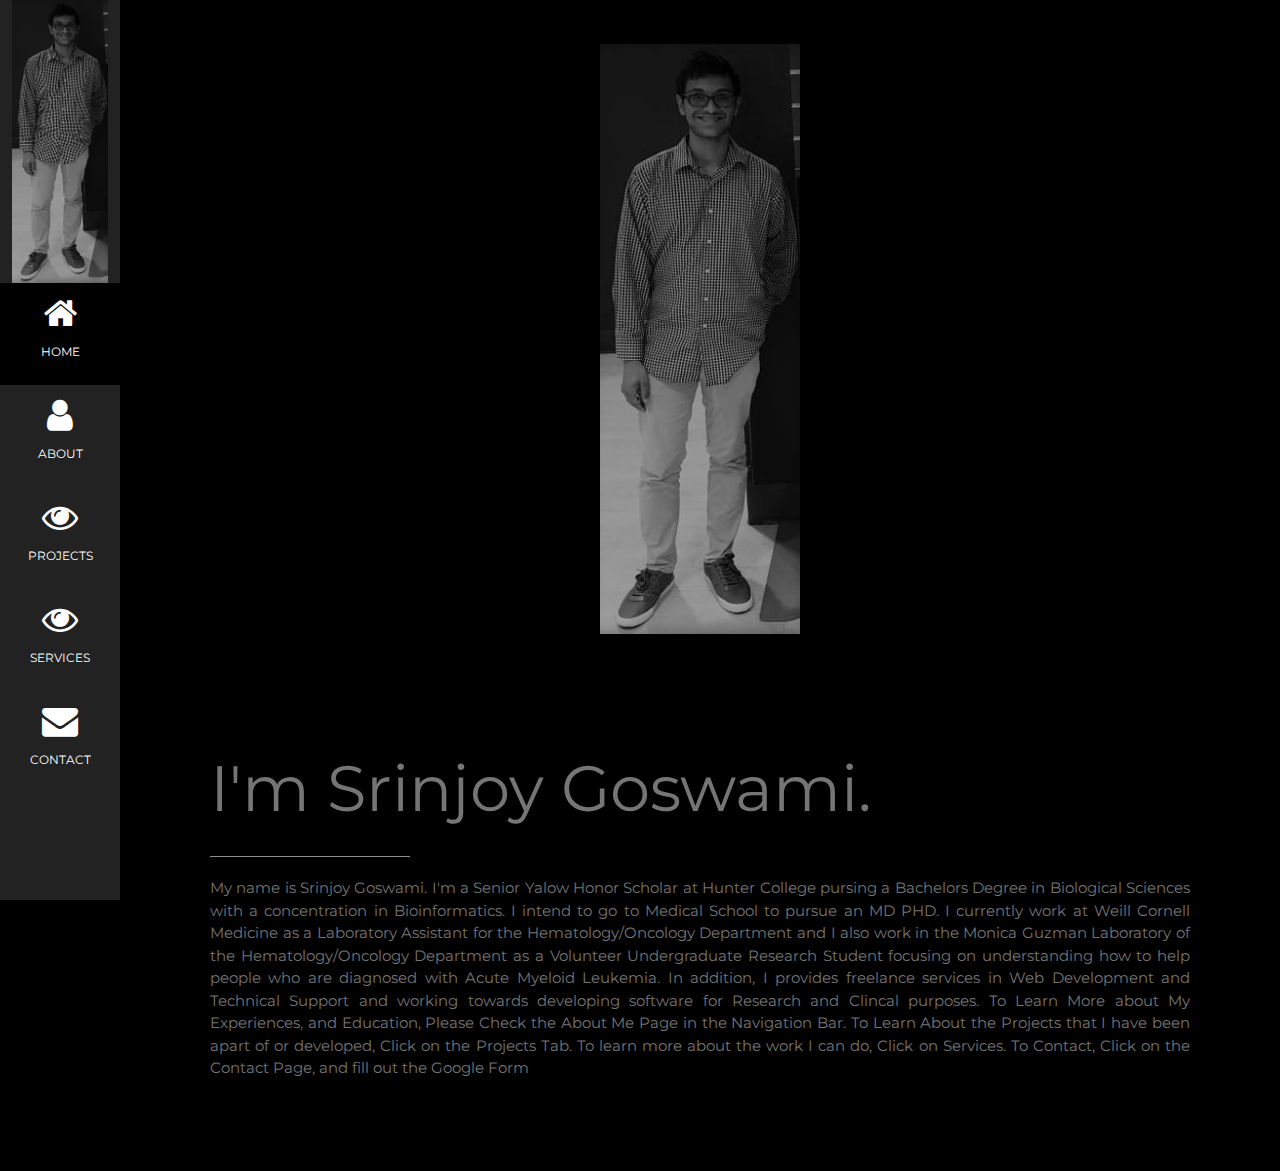
<file: index.html>
<!DOCTYPE html>
<html>
<title>Srinjoy Goswami</title>
<meta charset="UTF-8">
<meta name="viewport" content="width=device-width, initial-scale=1">
<link rel="stylesheet" href="https://www.w3schools.com/w3css/4/w3.css">
<link rel="stylesheet" href="https://fonts.googleapis.com/css?family=Montserrat">
<link rel="stylesheet" href="https://cdnjs.cloudflare.com/ajax/libs/font-awesome/4.7.0/css/font-awesome.min.css">
<style>
body, h1,h2,h3,h4,h5,h6 {font-family: "Montserrat", sans-serif}
.w3-row-padding img {margin-bottom: 12px}
/* Set the width of the sidebar to 120px */
.w3-sidebar {width: 120px;background: #222;}
/* Add a left margin to the "page content" that matches the width of the sidebar (120px) */
#main {margin-left: 120px}
/* Remove margins from "page content" on small screens */
@media only screen and (max-width: 600px) {#main {margin-left: 0}}
</style>
<body class="w3-black">

<!-- Icon Bar (Sidebar - hidden on small screens) -->
<nav class="w3-sidebar w3-bar-block w3-small w3-hide-small w3-center">
  <!-- Avatar image in top left corner -->
  <img src="./Profile.jpg" style="width:80%">
  <a href="https://srinjoychinargoswami.github.io" class="w3-bar-item w3-button w3-padding-large w3-black">
    <i class="fa fa-home w3-xxlarge"></i>
    <p>HOME</p>
  </a>
  <a href="https://srinjoychinargoswami.github.io/About.html" class="w3-bar-item w3-button w3-padding-large w3-hover-black">
    <i class="fa fa-user w3-xxlarge"></i>
    <p>ABOUT</p>
  </a>
  <a href="https://srinjoychinargoswami.github.io/Projects.html" class="w3-bar-item w3-button w3-padding-large w3-hover-black">
    <i class="fa fa-eye w3-xxlarge"></i>
    <p>PROJECTS</p>
  </a>
   <a href="#Services" class="w3-bar-item w3-button w3-padding-large w3-hover-black">
    <i class="fa fa-eye w3-xxlarge"></i>
    <p>SERVICES</p>
  </a>
  <a href="#contact" class="w3-bar-item w3-button w3-padding-large w3-hover-black">
    <i class="fa fa-envelope w3-xxlarge"></i>
    <p>CONTACT</p>
  </a>
</nav>

<!-- Navbar on small screens (Hidden on medium and large screens) -->
<div class="w3-top w3-hide-large w3-hide-medium" id="myNavbar">
  <div class="w3-bar w3-black w3-opacity w3-hover-opacity-off w3-center w3-small">
    <a href="#" class="w3-bar-item w3-button" style="width:25% !important">HOME</a>
    <a href="#about" class="w3-bar-item w3-button" style="width:25% !important">ABOUT</a>
    <a href="#CV" class="w3-bar-item w3-button" style="width:25% !important">PROJECTS</a>
     <a href="#PROJECTS" class="w3-bar-item w3-button" style="width:25% !important">RESOURCES</a>
    <a href="#contact" class="w3-bar-item w3-button" style="width:25% !important">CONTACT</a>
  </div>
</div>
  
<!-- Page Content -->
<div class="w3-padding-large" id="main">
  <!-- Header/Home -->
   <header class="w3-container w3-padding-32 w3-center w3-black" id="home">
   <img src="./Profile.jpg" alt="boy" class="w3-image" width="200" height="300">
  </header>
  <!-- About Section -->
  <div class="w3-content w3-justify w3-text-grey w3-padding-64" id="about">
   <h1 class="w3-jumbo"><span class="w3-hide-small">I'm</span> Srinjoy Goswami.</h1>
   <hr style="width:200px" class="w3-opacity">
    <p>My name is Srinjoy Goswami. I'm a Senior Yalow Honor Scholar at Hunter College pursing a Bachelors Degree in Biological Sciences with a concentration in Bioinformatics. I intend to go to Medical School to pursue an MD PHD. I currently work at Weill Cornell Medicine as a Laboratory Assistant for the Hematology/Oncology Department and I also work in the Monica Guzman Laboratory 
      of the Hematology/Oncology Department as a Volunteer Undergraduate Research Student focusing on understanding how to help people who are diagnosed with Acute Myeloid Leukemia. In addition, I provides freelance services in Web Development and Technical Support and working 
      towards developing software for Research and Clincal purposes. To Learn More about My Experiences, and Education, Please Check the About Me Page in the Navigation Bar. To Learn About the Projects that I have been apart of or developed, Click on the Projects Tab. To learn more about the work I can do, Click on Services. To Contact, Click on the Contact Page, and fill out the Google Form  </p>
    </div>
    <!-- Footer -->
<!-- END PAGE CONTENT -->
</div>

</body>
</html>
</file>
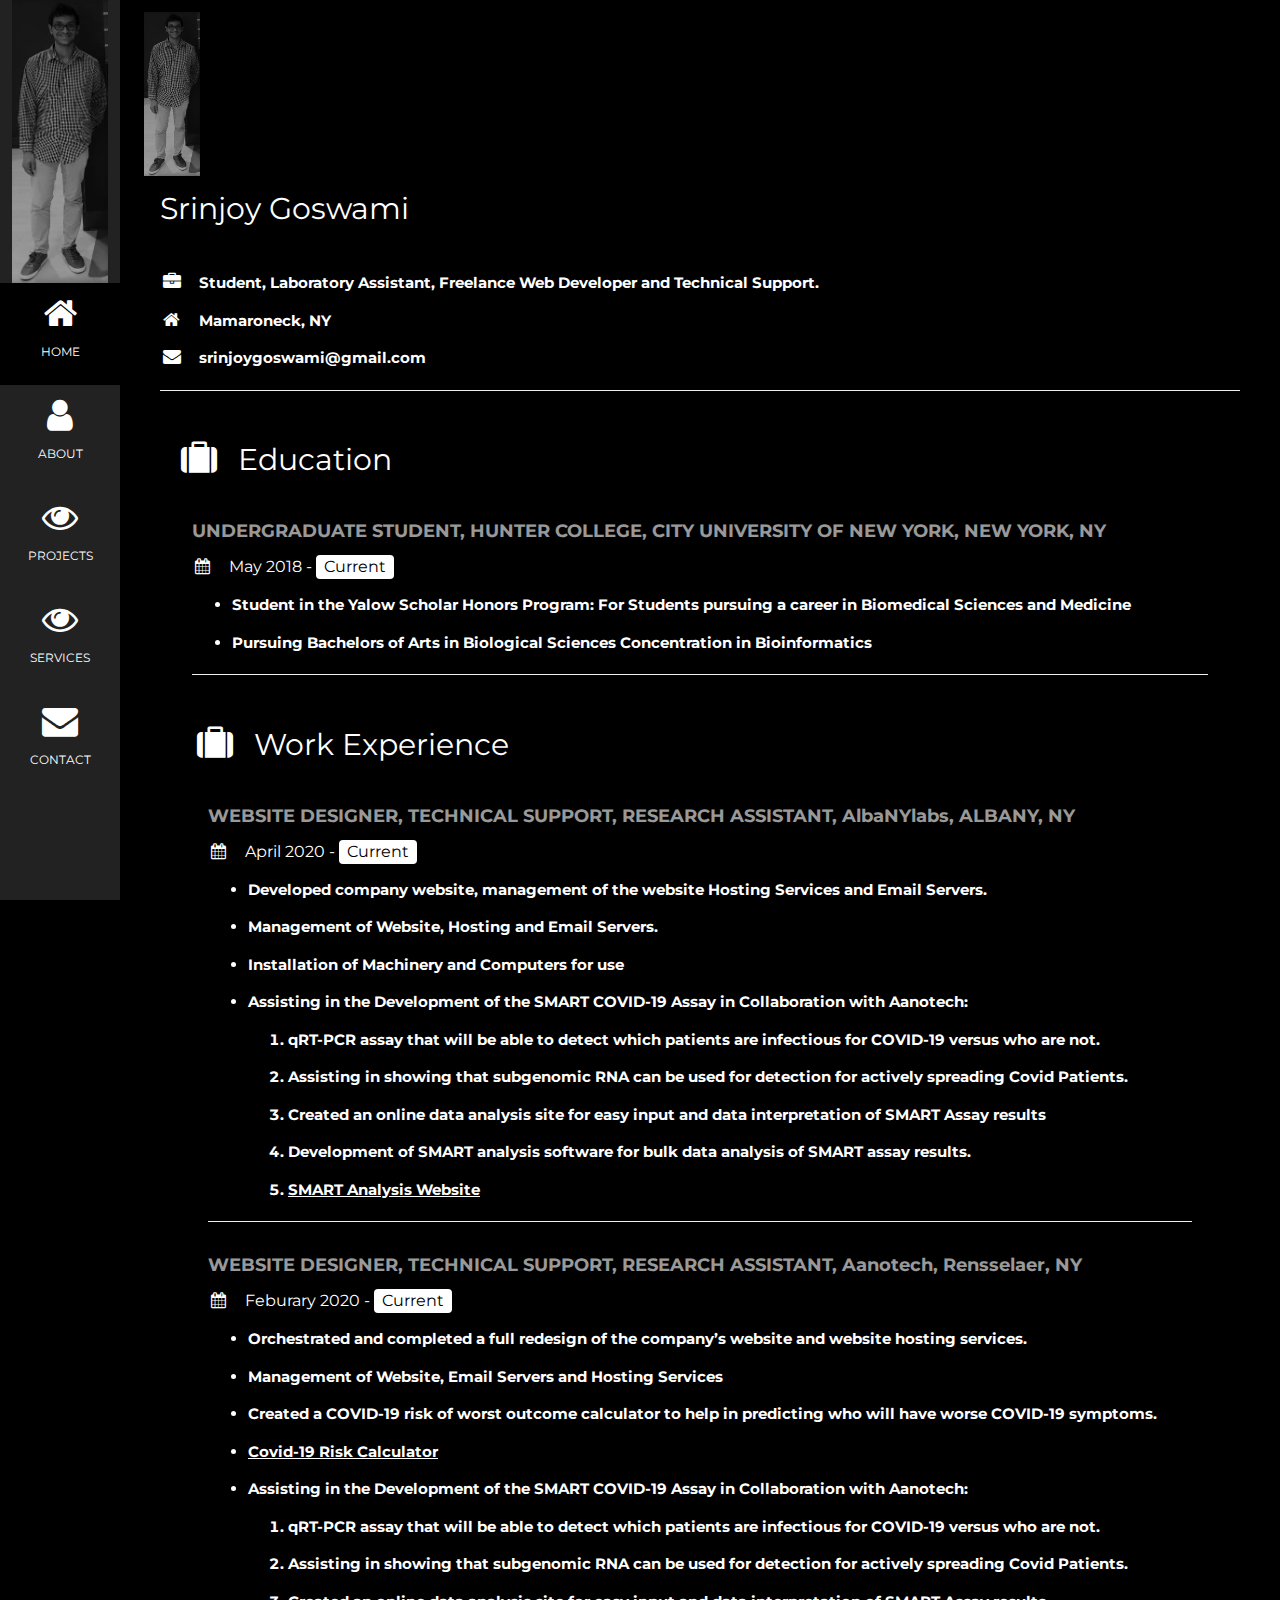
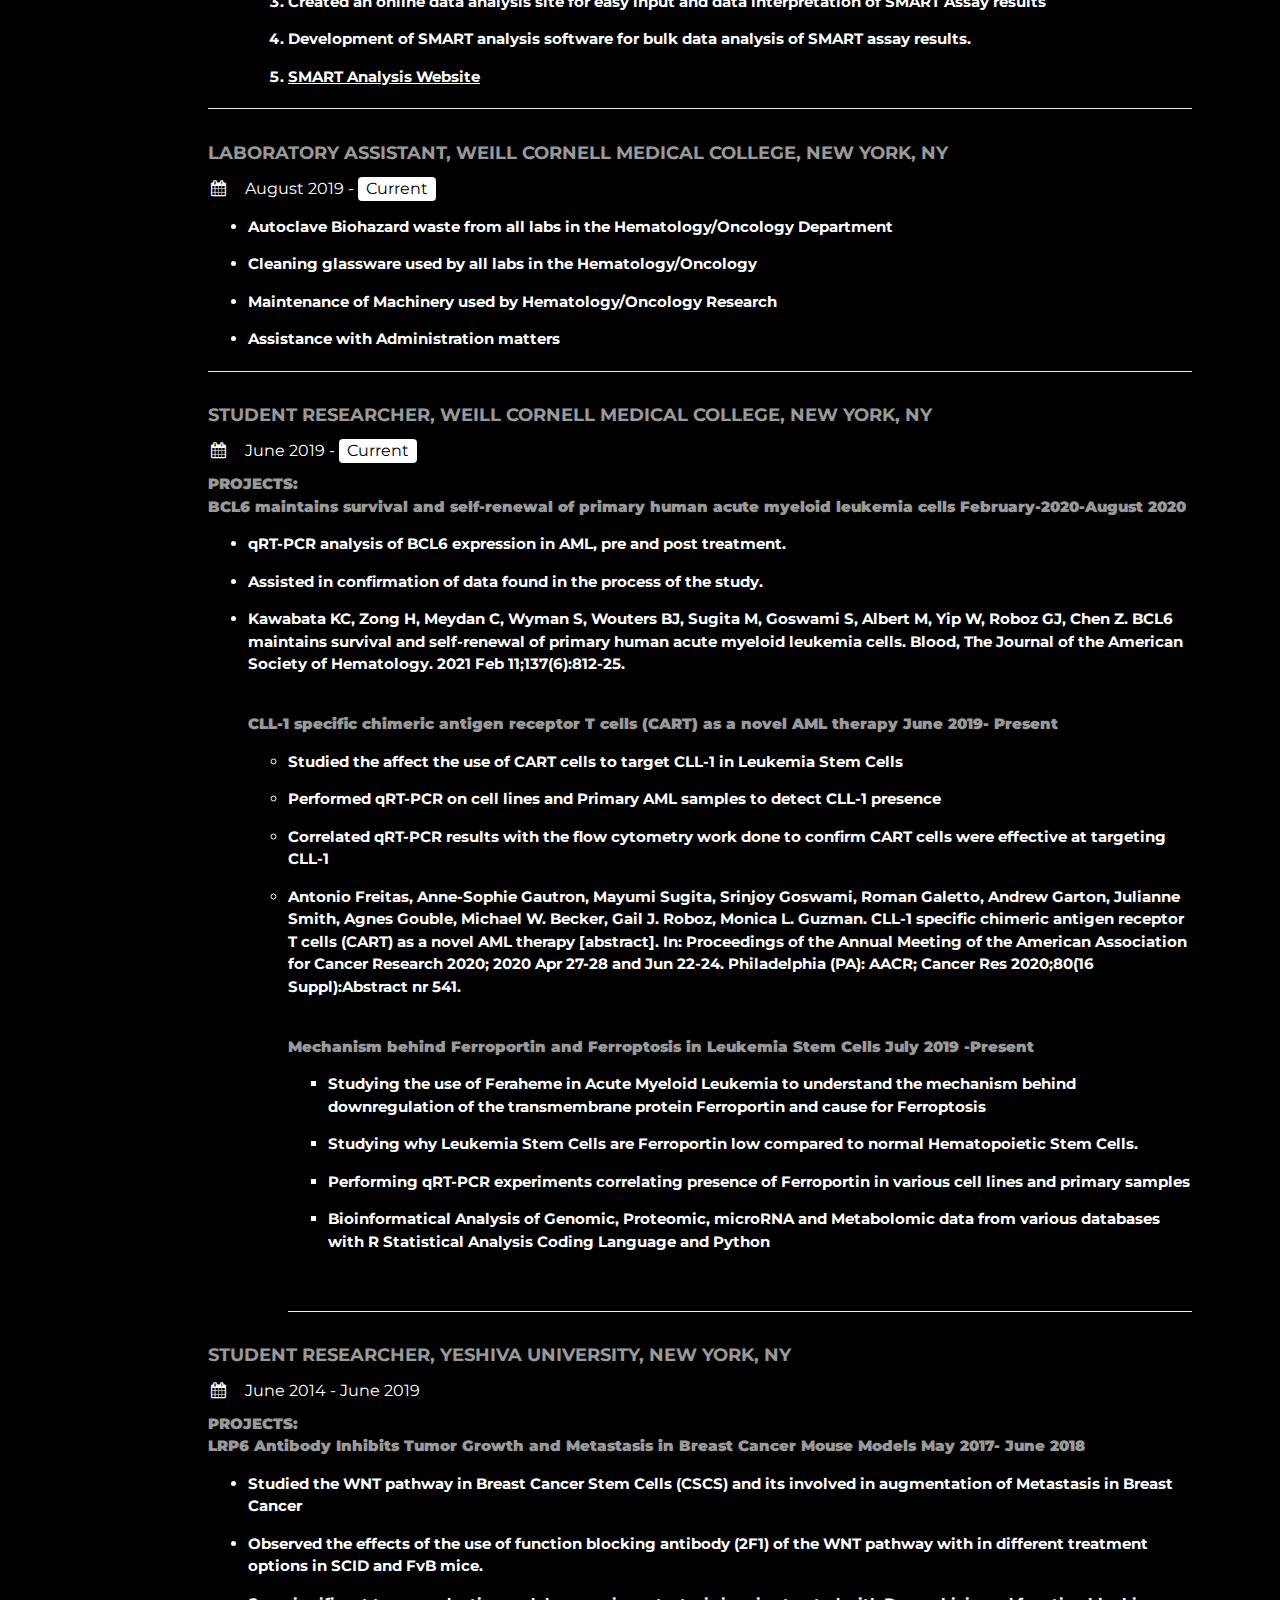
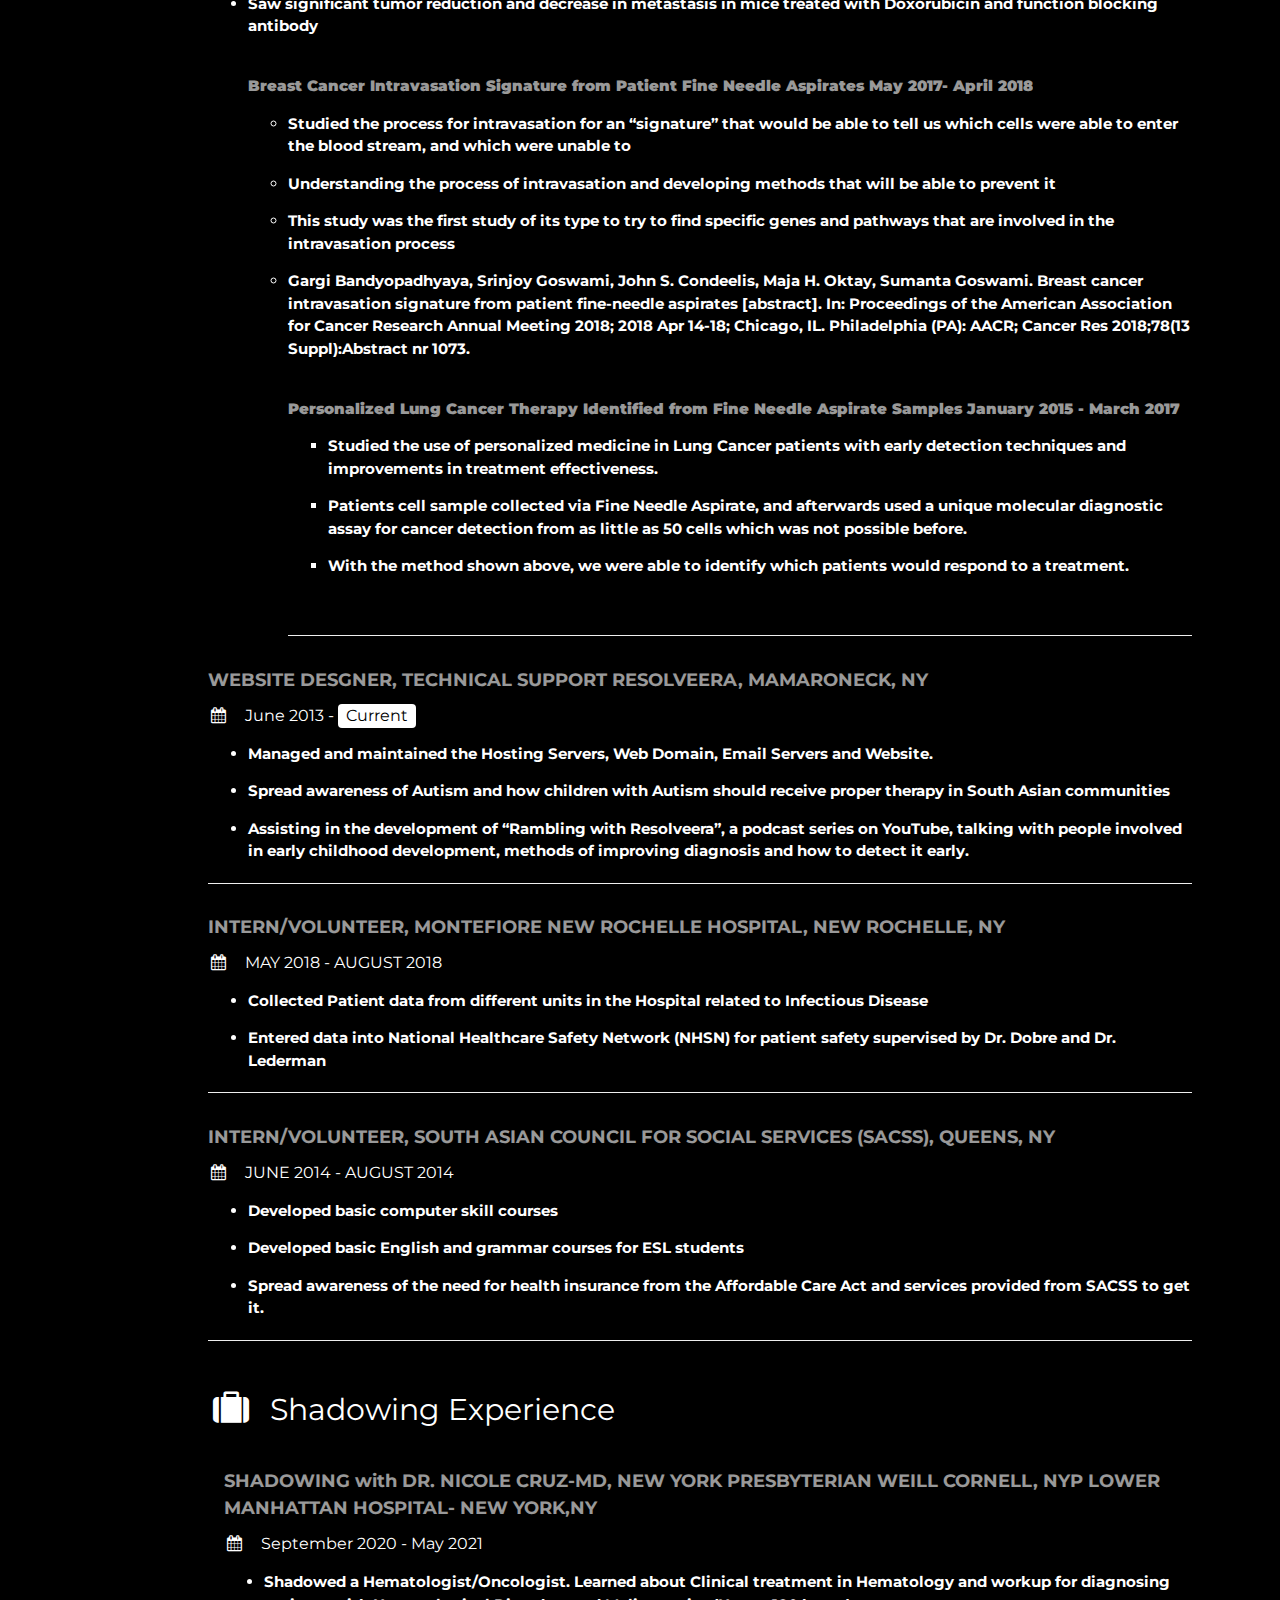
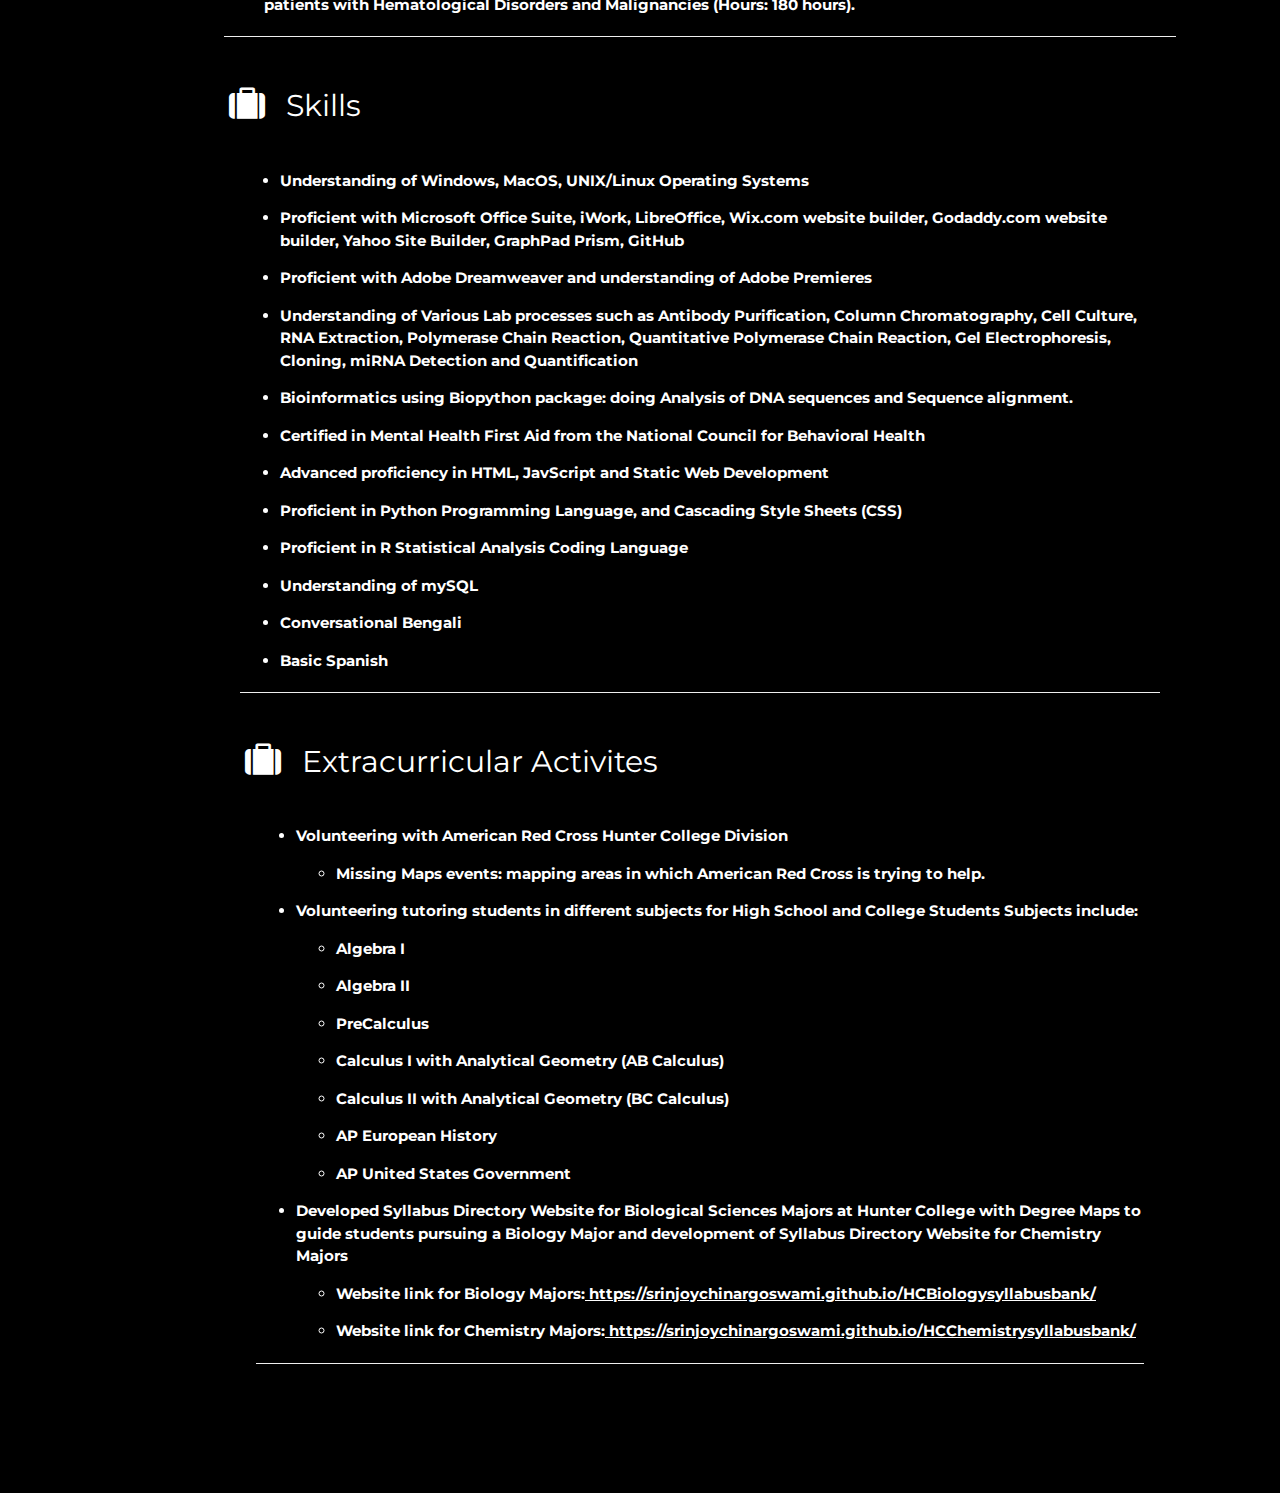
<file: About.html>
<!DOCTYPE html>
<html>
<title>Srinjoy Goswami</title>
<meta charset="UTF-8">
<meta name="viewport" content="width=device-width, initial-scale=1">
<link rel="stylesheet" href="https://www.w3schools.com/w3css/4/w3.css">
<link rel="stylesheet" href="https://fonts.googleapis.com/css?family=Montserrat">
<link rel="stylesheet" href="https://cdnjs.cloudflare.com/ajax/libs/font-awesome/4.7.0/css/font-awesome.min.css">
<style>
body, h1,h2,h3,h4,h5,h6 {font-family: "Montserrat", sans-serif}
.w3-row-padding img {margin-bottom: 12px}
/* Set the width of the sidebar to 120px */
.w3-sidebar {width: 120px;background: #222;}
/* Add a left margin to the "page content" that matches the width of the sidebar (120px) */
#main {margin-left: 120px}
/* Remove margins from "page content" on small screens */
@media only screen and (max-width: 600px) {#main {margin-left: 0}}
</style>
<body class="w3-black">

<!-- Icon Bar (Sidebar - hidden on small screens) -->
<nav class="w3-sidebar w3-bar-block w3-small w3-hide-small w3-center">
  <!-- Avatar image in top left corner -->
  <img src="./Profile.jpg" style="width:80%">
  <a href="https://srinjoychinargoswami.github.io" class="w3-bar-item w3-button w3-padding-large w3-black">
    <i class="fa fa-home w3-xxlarge"></i>
    <p>HOME</p>
  </a>
  <a href="https://srinjoychinargoswami.github.io/About.html" class="w3-bar-item w3-button w3-padding-large w3-hover-black">
    <i class="fa fa-user w3-xxlarge"></i>
    <p>ABOUT</p>
  </a>
  <a href="https://srinjoychinargoswami.github.io/Projects.html" class="w3-bar-item w3-button w3-padding-large w3-hover-black">
    <i class="fa fa-eye w3-xxlarge"></i>
    <p>PROJECTS</p>
  </a>
   <a href="#Services" class="w3-bar-item w3-button w3-padding-large w3-hover-black">
    <i class="fa fa-eye w3-xxlarge"></i>
    <p>SERVICES</p>
  </a>
  <a href="#contact" class="w3-bar-item w3-button w3-padding-large w3-hover-black">
    <i class="fa fa-envelope w3-xxlarge"></i>
    <p>CONTACT</p>
  </a>
</nav>

<!-- Navbar on small screens (Hidden on medium and large screens) -->
<div class="w3-top w3-hide-large w3-hide-medium" id="myNavbar">
  <div class="w3-bar w3-black w3-opacity w3-hover-opacity-off w3-center w3-small">
    <a href="#" class="w3-bar-item w3-button" style="width:25% !important">HOME</a>
    <a href="#about" class="w3-bar-item w3-button" style="width:25% !important">ABOUT</a>
    <a href="#CV" class="w3-bar-item w3-button" style="width:25% !important">PROJECTS</a>
     <a href="#PROJECTS" class="w3-bar-item w3-button" style="width:25% !important">SERVICES</a>
    <a href="#contact" class="w3-bar-item w3-button" style="width:25% !important">CONTACT</a>
  </div>
</div>

<!-- Page Content -->
<div class="w3-padding-large" id="main">
  <!-- Header/Home -->
  <div class="w3-black w3-text-grey w3-card-4">
        <div class="w3-display-container">
          <img src="./Profile.jpg" style="width:05%" alt="Avatar">
          <div class="w3-container w3-card w3-black w3-margin-bottom">
            <h2>Srinjoy Goswami</h2>
          </div>
        </div>
        <div class="w3-container w3-card w3-black w3-margin-bottom">
          <strong>
          <p><i class="fa fa-briefcase fa-fw w3-margin-right w3-large w3-text-white"></i>Student, Laboratory Assistant, Freelance Web Developer and Technical Support.</p>
          <p><i class="fa fa-home fa-fw w3-margin-right w3-large w3-text-white"></i>Mamaroneck, NY</p>
          <p><i class="fa fa-envelope fa-fw w3-margin-right w3-large w3-text-white"></i>srinjoygoswami@gmail.com</p>
          </strong>
          <hr>
  </header>
  <!-- About Section -->
    <div class="w3-container w3-card w3-black w3-margin-bottom">
        <h2 class="w3-text-white w3-padding-16"><i class="fa fa-suitcase fa-fw w3-margin-right w3-xxlarge w3-text-white"></i>Education</h2>
        <div class="w3-container">
          <strong>
          <h5 class="w3-opacity"><b>UNDERGRADUATE STUDENT, HUNTER COLLEGE, CITY UNIVERSITY OF NEW YORK, NEW YORK, NY</b></h5>
          <h6 class="w3-text-white"><i class="fa fa-calendar fa-fw w3-margin-right"></i>May 2018 - <span class="w3-tag w3-white w3-round">Current</span></h6>
          <ul>
            <li><p>Student in the Yalow Scholar Honors Program: For Students pursuing a career in Biomedical Sciences and Medicine</p></li>
            <li><p>Pursuing Bachelors of Arts in Biological Sciences Concentration in Bioinformatics</p></li>

           </li>
          </ul>
          </strong>
          <hr>
        </div>
    
      <div class="w3-container w3-card w3-black w3-margin-bottom">
        <h2 class="w3-text-white w3-padding-16"><i class="fa fa-suitcase fa-fw w3-margin-right w3-xxlarge w3-text-white"></i>Work Experience</h2>
        <div class="w3-container">
          <strong>
          <h5 class="w3-opacity"><b>WEBSITE DESIGNER, TECHNICAL SUPPORT, RESEARCH ASSISTANT, AlbaNYlabs, ALBANY, NY</b></h5>
          <h6 class="w3-text-white"><i class="fa fa-calendar fa-fw w3-margin-right"></i>April 2020 - <span class="w3-tag w3-white w3-round">Current</span></h6>
          <ul>
            <li><p>Developed company website, management of the website Hosting Services and Email Servers.</p></li>
            <li><p>Management of Website, Hosting and Email Servers.</p></li>
            <li><p>Installation of Machinery and Computers for use</p></li>
            <li><p>Assisting in the Development of the SMART COVID-19 Assay in Collaboration with Aanotech:</p>
              <ol>
                <li><p>qRT-PCR assay that will be able to detect which patients are infectious for COVID-19 versus who are not.</p></li>
                <li><p>Assisting in showing that subgenomic RNA can be used for detection for actively spreading Covid Patients.</p></li>
                <li><p>Created an online data analysis site for easy input and data interpretation of SMART Assay results</p></li>
                <li><p>Development of SMART analysis software for bulk data analysis of SMART assay results.</p></li>
                <li><p><a href="https://aanotech.com/sars-cov-2-smart-assay">SMART Analysis Website</a></p></li>
                </ol>
           </li>
          </ul>
          </strong>
          <hr>
        </div>

   <div class="w3-container">
     <strong>
     <h5 class="w3-opacity"><b>WEBSITE DESIGNER, TECHNICAL SUPPORT, RESEARCH ASSISTANT, Aanotech, Rensselaer, NY</b></h5>
      <h6 class="w3-text-white"><i class="fa fa-calendar fa-fw w3-margin-right"></i>Feburary 2020 - <span class="w3-tag w3-white w3-round">Current</span></h6>
          <ul>
            <li><p>Orchestrated and completed a full redesign of the company’s website and website hosting services.</p></li>
            <li><p>Management of Website, Email Servers and Hosting Services</p></li>
            <li><p>Created a COVID-19 risk of worst outcome calculator to help in predicting who will have worse COVID-19 symptoms.</p></li>
            <li><p><a href="https://aanotech.com/covid-19-risk-calculator">Covid-19 Risk Calculator</a></p></li>
        
            <li><p>Assisting in the Development of the SMART COVID-19 Assay in Collaboration with Aanotech:</p>
              <ol>
                <li><p>qRT-PCR assay that will be able to detect which patients are infectious for COVID-19 versus who are not.</p></li>
                <li><p>Assisting in showing that subgenomic RNA can be used for detection for actively spreading Covid Patients.</p<</li>
                <li><p>Created an online data analysis site for easy input and data interpretation of SMART Assay results</p></li>
                <li><p>Development of SMART analysis software for bulk data analysis of SMART assay results.<p></li>
                <li><p><a href="https://aanotech.com/sars-cov-2-smart-assay">SMART Analysis Website</a></p></li>
                </ol>
           </li>
          </ul>
     </strong>
          <hr>
        </div>
 
         <div class="w3-container">
           <strong>
          <h5 class="w3-opacity"><b>LABORATORY ASSISTANT, WEILL CORNELL MEDICAL COLLEGE, NEW YORK, NY</b></h5>
          <h6 class="w3-text-white"><i class="fa fa-calendar fa-fw w3-margin-right"></i>August 2019 - <span class="w3-tag w3-white w3-round">Current</span></h6>
          <ul>
            <li><p>Autoclave Biohazard waste from all labs in the Hematology/Oncology Department</p></li>
            <li><p>Cleaning glassware used by all labs in the Hematology/Oncology</p></li>
            <li><p>Maintenance of Machinery used by Hematology/Oncology Research</p></li>
            <li><p>Assistance with Administration matters</p></li>
            
             </ul>
          <hr>
           </strong>
        </div>
   
        <div class="w3-container">
          <strong>
          <h5 class="w3-opacity"><b>STUDENT RESEARCHER, WEILL CORNELL MEDICAL COLLEGE, NEW YORK, NY</b></h5>
          <h6 class="w3-text-white"><i class="fa fa-calendar fa-fw w3-margin-right"></i>June 2019 - <span class="w3-tag w3-white w3-round">Current</span></h6>
          
            <h7 class="w3-opacity"><b>PROJECTS:</b></h7>
          
          <br>
          <h8 class="w3-opacity"><b>BCL6 maintains survival and self-renewal of primary human acute myeloid leukemia cells February-2020-August 2020</b></h8>
          <ul>
            <li><p>qRT-PCR analysis of BCL6 expression in AML, pre and post treatment.</p></li>
            <li><p>Assisted in confirmation of data found in the process of the study. </p></li>
            <li><p>Kawabata KC, Zong H, Meydan C, Wyman S, Wouters BJ, Sugita M, Goswami S, Albert M, Yip W, Roboz GJ, Chen Z. BCL6 maintains survival and self-renewal of primary human acute myeloid leukemia cells. Blood, The Journal of the American Society of Hematology. 2021 Feb 11;137(6):812-25.</p></li>
          <br>
          <h8 class="w3-opacity"><b>CLL-1 specific chimeric antigen receptor T cells (CART) as a novel AML therapy June 2019- Present</b></h8>
          <ul>
            <li><p>Studied the affect the use of CART cells to target CLL-1 in Leukemia Stem Cells</p></li>
            <li><p>Performed qRT-PCR on cell lines and Primary AML samples to detect CLL-1 presence</p></li>
            <li><p>Correlated qRT-PCR results with the flow cytometry work done to confirm CART cells were effective at targeting CLL-1</p></li>
            <li><p>Antonio Freitas, Anne-Sophie Gautron, Mayumi Sugita, Srinjoy Goswami, Roman Galetto, Andrew Garton, Julianne Smith, Agnes Gouble, Michael W. Becker, Gail J. Roboz, Monica L. Guzman. CLL-1 specific chimeric antigen receptor T cells (CART) as a novel AML therapy [abstract]. In: Proceedings of the Annual Meeting of the American Association for Cancer Research 2020; 2020 Apr 27-28 and Jun 22-24. Philadelphia (PA): AACR; Cancer Res 2020;80(16 Suppl):Abstract nr 541.</p></li>
           <br>
   
           <h8 class="w3-opacity"><b>Mechanism behind Ferroportin and Ferroptosis in Leukemia Stem Cells July 2019 -Present</b></h8>
          <ul>
            <li><p>Studying the use of Feraheme in Acute Myeloid Leukemia to understand the mechanism behind downregulation of the transmembrane protein Ferroportin and cause for Ferroptosis</p></li>
            <li><p>Studying why Leukemia Stem Cells are Ferroportin low compared to normal Hematopoietic Stem Cells. </p></li>
            <li><p>Performing qRT-PCR experiments correlating presence of Ferroportin in various cell lines and primary samples </p></li>
            <li><p>Bioinformatical Analysis of Genomic, Proteomic, microRNA and Metabolomic data from various databases with R Statistical Analysis Coding Language and Python</p></li>
           <br>
          
          
          </ul>
          <hr>
            </strong>
        </div>
          
    <div class="w3-container">
          <strong>
          <h5 class="w3-opacity"><b>STUDENT RESEARCHER, YESHIVA UNIVERSITY, NEW YORK, NY</b></h5>
          <h6 class="w3-text-white"><i class="fa fa-calendar fa-fw w3-margin-right"></i>June 2014 - June 2019</h6>
          
            <h7 class="w3-opacity"><b>PROJECTS:</b></h7>
          
          <br>
          <h8 class="w3-opacity"><b>LRP6 Antibody Inhibits Tumor Growth and Metastasis in Breast Cancer Mouse Models May 2017- June 2018</b></h8>
          <ul>
            <li><p>Studied the WNT pathway in Breast Cancer Stem Cells (CSCS) and its involved in augmentation of Metastasis in Breast Cancer</p></li>
            <li><p>Observed the effects of the use of function blocking antibody (2F1) of the WNT pathway with in different treatment options in SCID and FvB mice. </p></li>
            <li><p>Saw significant tumor reduction and decrease in metastasis in mice treated with Doxorubicin and function blocking antibody</p></li>
          <br>
          <h8 class="w3-opacity"><b>Breast Cancer Intravasation Signature from Patient Fine Needle Aspirates May 2017- April 2018</b></h8>
          <ul>
            <li><p>Studied the process for intravasation for an “signature” that would be able to tell us which cells were able to enter the blood stream, and which were unable to</p></li>
            <li><p>Understanding the process of intravasation and developing methods that will be able to prevent it</p></li>
            <li><p>This study was the first study of its type to try to find specific genes and pathways that are involved in the intravasation process</p></li>
            <li><p>Gargi Bandyopadhyaya, Srinjoy Goswami, John S. Condeelis, Maja H. Oktay, Sumanta Goswami. Breast cancer intravasation signature from patient fine-needle aspirates [abstract]. In: Proceedings of the American Association for Cancer Research Annual Meeting 2018; 2018 Apr 14-18; Chicago, IL. Philadelphia (PA): AACR; Cancer Res 2018;78(13 Suppl):Abstract nr 1073.</p></li>
           <br>
   
           <h8 class="w3-opacity"><b>Personalized Lung Cancer Therapy Identified from Fine Needle Aspirate Samples January 2015 - March 2017</b></h8>
          <ul>
            <li><p>Studied the use of personalized medicine in Lung Cancer patients with early detection techniques and improvements in treatment effectiveness.</p></li>
            <li><p>Patients cell sample collected via Fine Needle Aspirate, and afterwards used a unique molecular diagnostic assay for cancer detection from as little as 50 cells which was not possible before.</p></li>
            <li><p>With the method shown above, we were able to identify which patients would respond to a treatment.</p></li>
           <br>
          
          
          </ul>
          <hr>
            </strong>
        </div>       
      <div class="w3-container">
           <strong>
          <h5 class="w3-opacity"><b>WEBSITE DESGNER, TECHNICAL SUPPORT RESOLVEERA, MAMARONECK, NY</b></h5>
          <h6 class="w3-text-white"><i class="fa fa-calendar fa-fw w3-margin-right"></i>June 2013 - <span class="w3-tag w3-white w3-round">Current</span></h6>
          <ul>
            <li><p>Managed and maintained the Hosting Servers, Web Domain, Email Servers and Website. </p></li>
            <li><p>Spread awareness of Autism and how children with Autism should receive proper therapy in South Asian communities</p></li>
            <li><p>Assisting in the development of “Rambling with Resolveera”, a podcast series on YouTube, talking with people involved in early childhood development, methods of improving diagnosis and how to detect it early.</p></li>
    
             </ul>
          <hr>
           </strong>
        </div>
  
  <div class="w3-container">
           <strong>
          <h5 class="w3-opacity"><b>INTERN/VOLUNTEER, MONTEFIORE NEW ROCHELLE HOSPITAL, NEW ROCHELLE, NY</b></h5>
             <h6 class="w3-text-white"><i class="fa fa-calendar fa-fw w3-margin-right"></i>MAY 2018 - AUGUST 2018</h6>

          <ul>
            <li><p>Collected Patient data from different units in the Hospital related to Infectious Disease</p></li>
            <li><p>Entered data into National Healthcare Safety Network (NHSN) for patient safety supervised by Dr. Dobre and Dr. Lederman</p></li>
    
             </ul>
          <hr>
           </strong>
        </div>
            
       <div class="w3-container">
           <strong>
          <h5 class="w3-opacity"><b>INTERN/VOLUNTEER, SOUTH ASIAN COUNCIL FOR SOCIAL SERVICES (SACSS), QUEENS, NY</b></h5>
             <h6 class="w3-text-white"><i class="fa fa-calendar fa-fw w3-margin-right"></i>JUNE 2014 - AUGUST 2014</h6>

          <ul>
            <li><p>Developed basic computer skill courses </p></li>
            <li><p>Developed basic English and grammar courses for ESL students</p></li>
            <li><p>Spread awareness of the need for health insurance from the Affordable Care Act and services provided from SACSS to get it. </p></li>

    
             </ul>
          <hr>
           </strong>
        </div>  
            
            
            
 <div class="w3-container w3-card w3-black w3-margin-bottom">
        <h2 class="w3-text-white w3-padding-16"><i class="fa fa-suitcase fa-fw w3-margin-right w3-xxlarge w3-text-white"></i>Shadowing Experience</h2>
        <div class="w3-container">
          <strong>
          <h5 class="w3-opacity"><b>SHADOWING with DR. NICOLE CRUZ-MD, NEW YORK PRESBYTERIAN WEILL CORNELL, NYP LOWER MANHATTAN HOSPITAL- NEW YORK,NY</b></h5>
          <h6 class="w3-text-white"><i class="fa fa-calendar fa-fw w3-margin-right"></i>September 2020 - May 2021</h6>
          <ul>
            <li><p>Shadowed a Hematologist/Oncologist. Learned about Clinical treatment in Hematology and workup for diagnosing patients with Hematological Disorders and Malignancies (Hours: 180 hours).</p></li>

           </li>
          </ul>
          </strong>
          <hr>
        </div>  
            
 <div class="w3-container w3-card w3-black w3-margin-bottom">
        <h2 class="w3-text-white w3-padding-16"><i class="fa fa-suitcase fa-fw w3-margin-right w3-xxlarge w3-text-white"></i>Skills</h2>
        <div class="w3-container">
          <strong>
          <ul>
            <li><p>Understanding of Windows, MacOS, UNIX/Linux Operating Systems</p></li>
            <li><p>Proficient with Microsoft Office Suite, iWork, LibreOffice, Wix.com website builder, Godaddy.com website builder, Yahoo Site Builder, GraphPad Prism, GitHub</p></li>
            <li><p>Proficient with Adobe Dreamweaver and understanding of Adobe Premieres</p></li>
            <li><p>Understanding of Various Lab processes such as Antibody Purification, Column Chromatography, Cell Culture, RNA Extraction, Polymerase Chain Reaction, Quantitative Polymerase Chain Reaction, Gel Electrophoresis, Cloning, miRNA Detection and Quantification</p></li>
            <li><p>Bioinformatics using Biopython package: doing Analysis of DNA sequences and Sequence alignment. </p></li>
            <li><p>Certified in Mental Health First Aid from the National Council for Behavioral Health</p></li>
            <li><p>Advanced proficiency in HTML, JavScript and Static Web Development</p></li>
            <li><p>Proficient in Python Programming Language, and Cascading Style Sheets (CSS)</p></li>
            <li><p>Proficient in R Statistical Analysis Coding Language</p></li>
            <li><p>Understanding of mySQL</p></li>
            <li><p>Conversational Bengali</p></lli>
            <li><p>Basic Spanish</p></li>

           </li>
          </ul>
          </strong>
          <hr>
        </div> 
   
       <div class="w3-container w3-card w3-black w3-margin-bottom">
        <h2 class="w3-text-white w3-padding-16"><i class="fa fa-suitcase fa-fw w3-margin-right w3-xxlarge w3-text-white"></i>Extracurricular Activites</h2>
        <div class="w3-container">
          <strong>
          <ul>
            <li><p>Volunteering with American Red Cross Hunter College Division</p>
            <ul>
              <li><p>Missing Maps events: mapping areas in which American Red Cross is trying to help. </p></li>
              </ul>
              
                <li><p>Volunteering tutoring students in different subjects for High School and College Students Subjects include: </p>
            <ul>
              <li><p>Algebra I</p></li>
              <li><p>Algebra II</p></li>
              <li><p>PreCalculus</p></li>
              <li><p>Calculus I with Analytical Geometry (AB Calculus)</p></li>
               <li><p>Calculus II with Analytical Geometry (BC Calculus)</p></li>
               <li><p>AP European History</p></li>
              <li><p>AP United States Government</p></li>

              </ul>
            
            </li>
            
            </li>
            <li><p>Developed Syllabus Directory Website for Biological Sciences Majors at Hunter College with Degree Maps to guide students pursuing a Biology Major and development of Syllabus Directory Website for Chemistry Majors</p>
            <ul>
              <li><p>Website link for Biology Majors:<a href="https://srinjoychinargoswami.github.io/HCBiologysyllabusbank/"> https://srinjoychinargoswami.github.io/HCBiologysyllabusbank/</a></p></li>
              <li><p>Website link for Chemistry Majors:<a href="https://srinjoychinargoswami.github.io/HCChemistrysyllabusbank/"> https://srinjoychinargoswami.github.io/HCChemistrysyllabusbank/</a></p></li>
              </ul>
            </li>
      
            
          

           </li>
          </ul>
          </strong>
          <hr>
        </div> 
     
  
    <!-- Footer -->
  

<!-- END PAGE CONTENT -->
</div>

</body>
</html>
</file>
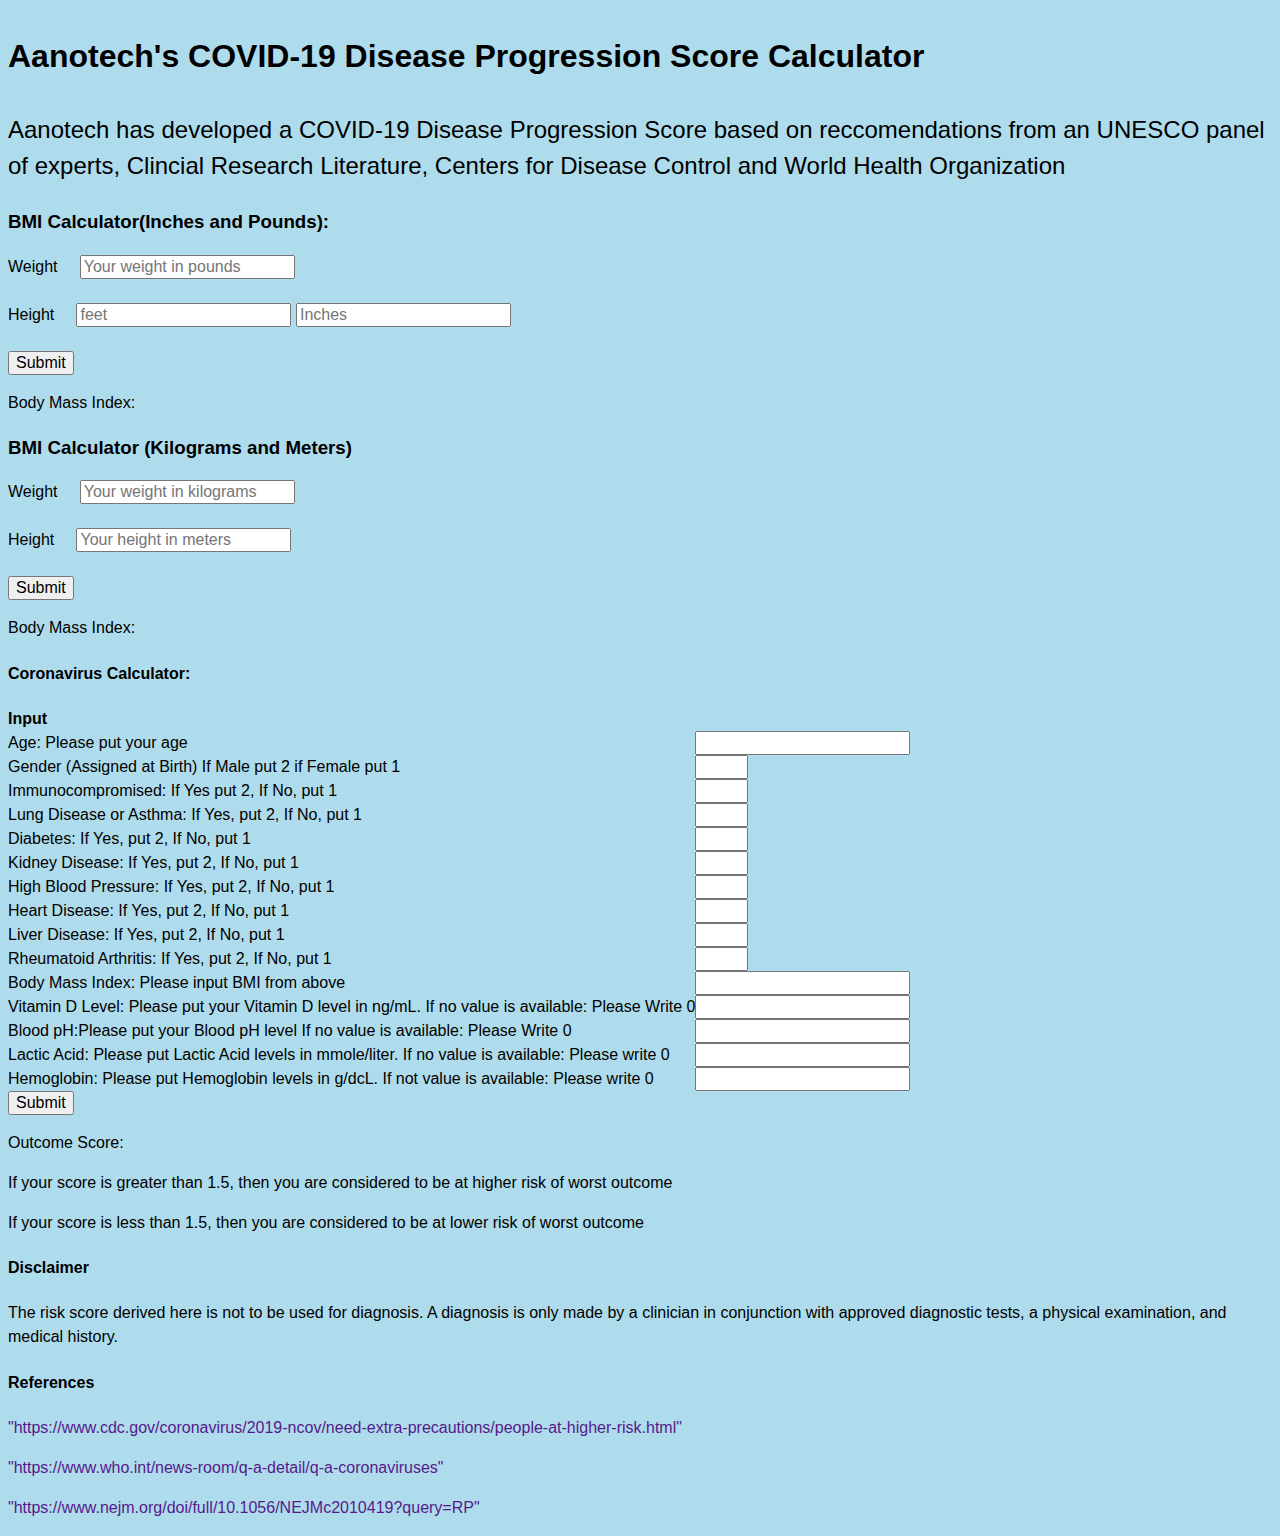
<file: COVID19.html>
<!DOCTYPE html>
<head>
<meta charset="utf-8">
<title> COVID-19 RIsk of Worst Outcome Calculator</title>
<link rel="stylesheet" href="style_covid_19.css">	
</head>
<body>
<header>
  <h1>Aanotech's COVID-19 Disease Progression Score Calculator </h1>
</header>
<p style="font-size: 1.5em;">Aanotech has developed a COVID-19 Disease Progression Score based on reccomendations from an UNESCO panel of experts, Clincial Research Literature, Centers for Disease Control and World Health Organization </p>
<form>
  <h3>BMI Calculator(Inches and Pounds):</h3>
  Weight &nbsp; &nbsp;
  <input id="weight" type="text" placeholder="Your weight in pounds" />
  <br />
  <br />
  Height &nbsp; &nbsp;
  <input id="feet" type="text" placeholder="feet" />
  <input id="inches" type="text" placeholder="Inches" />
  <br />
  <br />
  <input class="submit" type="button" value="Submit" onclick="bmi()" />
  <p id="result_2">Body Mass Index: </p>
</form>
<form>
  <h3>BMI Calculator (Kilograms and Meters)</h3>
  Weight &nbsp; &nbsp;
  <input id="weight_2" type="text" placeholder="Your weight in kilograms" />
  <br />
  <br />
  Height &nbsp; &nbsp;
  <input id="meters" type="text" placeholder="Your height in meters" />
  <br />
  <br />
  <input class = "submit" type="button"  value="Submit" onclick="bmi_2()" />
  <p id="result">Body Mass Index: </p>
</form>
<form id="Coronavirus_form">
  <h4>Coronavirus Calculator:</h4>
  <table>
    <tbody>
      <tr>
        <td><strong>Input</strong></td>
      </tr>
      <tr>
        <td>Age: Please put your age</td>
        <td><input id="age" min="0" name="age" required="" type="number" /></td>
      </tr>
      <tr>
        <td>Gender (Assigned at Birth) If Male put 2 if Female put 1</td>
        <td><input id="gender" name="gender" type="number" min="1" max="2" /></td>
      </tr>
      <tr>
        <td>Immunocompromised: If Yes put 2, If No, put 1</td>
        <td><input id="Immunocompromised" name="Immunocompromised" type="number"  min="1" max="2" /></td>
      </tr>
      <tr>
        <td>Lung Disease or Asthma: If Yes, put 2, If No, put 1</td>
        <td><input id="Lung_Disease" name="Lung_Disease" type="number" min="1" max="2"  /></td>
      </tr>
      <tr>
        <td>Diabetes: If Yes, put 2, If No, put 1</td>
        <td><input id="Diabetes" name="Diabetes" type="number" min="1" max="2" /></td>
      </tr>
      <tr>
        <td>Kidney Disease: If Yes, put 2, If No, put 1</td>
        <td><input id="Kidney_Disease" name="Kidney_Disease" type="number" min="1" max="2" /></td>
      </tr>
      <tr>
        <td>High Blood Pressure: If Yes, put 2, If No, put 1</td>
        <td><input id="Hypertension" name="Hypertension" type="number" min="1" max="2" /></td>
      </tr>
      <tr>
        <td>Heart Disease: If Yes, put 2, If No, put 1</td>
        <td><input id="Cardiovascular" name="Cardiovascular" type="number" min="1" max="2" /></td>
      </tr>
      <tr>
        <td>Liver Disease: If Yes, put 2, If No, put 1</td>
        <td><input id="Liver_Disease" name="Liver" type="number" min="1" max="2" /></td>
      </tr>
      <tr>
        <td> Rheumatoid Arthritis: If Yes, put 2, If No, put 1</td>
        <td><input id="Rheumatoid" name="Rheumatoid" type="number"  min="1" max="2"/></td>
      </tr>
      <tr>
        <td>Body Mass Index: Please input BMI from above</td>
        <td><input id="BMI_1" name="BMI" type="number"  /></td>
      </tr>
      <tr>
        <td>Vitamin D Level: Please put your Vitamin D level in ng/mL. If no value is available: Please Write 0</td>
        <td><input id="Vitamin_D" name="Vitamin_D" type="number" /></td>
      </tr>
      <tr>
        <td>Blood pH:Please put your Blood pH level If no value is available: Please Write 0</td>
        <td><input id="blood_pH" name="Blood_pH" type="number"  /></td>
      </tr>
      <tr>
        <td>Lactic Acid: Please put Lactic Acid levels in mmole/liter. If no value is available: Please write 0</td>
        <td><input id="Lactic_Acid" name="Lactic_Acid" type="number" /></td>
      </tr>
      <tr>
        <td>Hemoglobin: Please put Hemoglobin levels in g/dcL. If not value is available: Please write 0 </td>
        <td><input id="Hemoglobin" name="Hemoglobin" type="number" /></td>
      </tr>
    </tbody>
  </table>
</form>
<input class="submit" type="button" value="Submit" onclick="coronavirus ()" />
<p id="SUM_1">Outcome Score: </p>
<p> If your score is greater than 1.5, then you are considered to be at higher risk of worst outcome</p>
<p> If your score is less than 1.5, then you are considered to be at lower risk of worst outcome</p>
<h4>Disclaimer</h4>
<p> The risk score derived here is not to be used for diagnosis. A diagnosis is only made by a clinician in conjunction with approved diagnostic tests, a physical examination, and medical history.</p>
<h4>References</h4>
<p> <a href> "https://www.cdc.gov/coronavirus/2019-ncov/need-extra-precautions/people-at-higher-risk.html" </a></p>
<p> <a href> "https://www.who.int/news-room/q-a-detail/q-a-coronaviruses" </a></p>
<p> <a href>"https://www.nejm.org/doi/full/10.1056/NEJMc2010419?query=RP" </a></p>
	
</body>
<script> 
function bmi () { 
var feet = Number(document.getElementById("feet").value); 
var inches = Number(document.getElementById("inches").value); 
var weight = Number(document.getElementById("weight").value);
var result_1 = (feet * 12) + (inches); 
var result_2 = ((weight / (result_1 * result_1)) * 703); 
document.getElementById("result_2").innerHTML = "Body Mass Index : " + result_2; 
}   

function bmi_2 () { 
    var meters = Number(document.getElementById("meters").value); 
    var weight_2 = Number(document.getElementById("weight_2").value); 
    var result = (weight_2 / (meters * meters)); 
    document.getElementById("result").innerHTML = "Body Mass Index:" + result; 
}


function bmi () { 
    var feet = Number(document.getElementById("feet").value); 
    var inches = Number(document.getElementById("inches").value); 
    var weight = Number(document.getElementById("weight").value);
    var result_1 = (feet * 12) + (inches); 
    var result_2 = ((weight / (result_1 * result_1)) * 703); 
    document.getElementById("result_2").innerHTML = "Body Mass Index : " + result_2; 
}   

function bmi_2 () { 
    var meters = Number(document.getElementById("meters").value); 
    var weight_2 = Number(document.getElementById("weight_2").value); 
    var result = (weight_2 / (meters * meters)); 
    document.getElementById("result").innerHTML = "Body Mass Index:" + result; 
}


function coronavirus ()  { 
    var inputs = 0;
    
    
    
    var gender = Number(document.getElementById("gender").value);
    if (gender == 2) {
        gender = (2);
        inputs = (inputs + 1); 
}   else if (gender == 1) {
        gender = (1); 
        inputs = (inputs + 1);
}    
    
    var age = Number(document.getElementById("age").value); 
    if (age >= 65) {
        age = (2); 
        inputs = (inputs + 1);
}   else if (age < 65)  {
        age = (1); 
        inputs = (inputs + 1);
}        
    var Immunocompromised = Number(document.getElementById("Immunocompromised").value); 
    if (Immunocompromised == 2) {
        Immunocompromised = (2); 
        (inputs = inputs + 1);
}   else if (Immunocompromised == 1) {
        Immunocompromised = (1); 
        inputs = (inputs + 1);
}        
    
    
    var Lung_Disease = Number(document.getElementById("Lung_Disease").value);
    if (Lung_Disease == 2) {
        Lung_Disease = (2); 
        (inputs = inputs + 1);
}   else if (Lung_Disease == 1) {  
        Lung_Disease = (1); 
        inputs = (inputs + 1);
}     
    
    var Diabetes = Number(document.getElementById("Diabetes").value); 
    if (Diabetes == 2) {
        Diabetes = 2; 
        (inputs = inputs + 1); 
}   else if (Diabetes == 1) {
        Diabetes = 1; 
        inputs = (inputs + 1); 
}    
    
    var Kidney_Disease = Number(document.getElementById("Kidney_Disease").value);
    if (Kidney_Disease == 2) { 
        Kidney_Disease = (2); 
        inputs = (inputs + 1); 
}        
    else if (Kidney_Disease == 1) { 
        Kidney_Disease = (1); 
        inputs = (inputs + 1); 
}    
    
    var Hypertension = Number(document.getElementById("Hypertension").value);
    if (Hypertension == 2) {
        Hypertension = (2); 
        inputs = (inputs + 1);
}   else if (Hypertension == 1) {
        Hypertension = (1); 
        inputs = (inputs + 1);
}    
    var Cardiovascular = Number(document.getElementById("Cardiovascular").value); 
    if (Cardiovascular == 2) {
        Cardiovascular = (2); 
        inputs = (inputs + 1);
}   else if (Cardiovascular == 1) {
        Cardiovascular = (1); 
        inputs = (inputs + 1);
}    
    var Liver = Number(document.getElementById("Liver_Disease").value); 
    if (Liver == 2) {
        Liver = (2);
        inputs =(inputs + 1);
}   else if (Liver == 1) {
        Liver =(1); 
        inputs = (inputs + 1);
}    
	var Rheumatoid = 
	Number(document.getElementById("Rheumatoid").value);
	if (Rheumatoid == 2) { 
		Rheumatoid =(2);
		inputs = (inputs + 1); 
}   else if (Rheumatoid == 1) {
        Rheumatoid =(1); 
        inputs = (inputs + 1);
}     
    var BMI_1 = Number(document.getElementById("BMI_1").value); 
    if (BMI_1 >= 30) { 
        BMI_1 = (2); 
        inputs = (inputs + 1);
}   else if (BMI_1 > 0 && BMI_1 < 30) {
        BMI_1 = (1); 
        inputs = (inputs + 1);
}    
    
    var Vitamin_D = Number(document.getElementById("Vitamin_D").value);
    if (Vitamin_D > 22) { 
        Vitamin_D = (2);
        inputs = (inputs + 1);
}   else if (Vitamin_D > 0 && Vitamin_D < 22) { 
        Vitamin_D = (1); 
       inputs = (inputs + 1);
}   else if (Vitamin_D === 0) {
        Vitamin_D = (0); 
        inputs = (inputs + 0);
    
}
    
    var blood_pH = Number(document.getElementById("blood_pH").value);
    if (blood_pH > 0 && blood_pH <= 7.3) { 
        blood_pH = (2); 
        inputs = (inputs + 1);
}   else if (blood_pH > 7.3) {
        blood_pH = (1); 
        inputs = (inputs + 1);
}   else if (blood_pH === 0) {
        blood_pH = (0);
        inputs = (inputs + 0);
}        
    var Lactic_Acid = Number(document.getElementById("Lactic_Acid").value); 
    if (Lactic_Acid >= 2) {
        Lactic_Acid = (2);
        inputs = (inputs + 1);
}    else if (Lactic_Acid > 0 && Lactic_Acid < 2 ) {
        Lactic_Acid = (1);
        inputs = (inputs + 1);
}   else if (Lactic_Acid === 0) {
        Lactic_Acid = (0); 
        inputs = (inputs + 0);
}    
    var Hemoglobin = Number(document.getElementById("Hemoglobin").value);
    if (Hemoglobin > 0 && Hemoglobin < 12) {
        Hemoglobin = (2);
        inputs = (inputs + 1);
}   else if (Hemoglobin > 12) {
        Hemoglobin = (1); 
        inputs = (inputs + 1);
}   else if (Hemoglobin === 0) {
        Hemoglobin = (0);
        inputs = (inputs + 0)
}    
   
       
   var sum = ((gender + age + Immunocompromised + Lung_Disease + Diabetes + Kidney_Disease + Hypertension + Cardiovascular + Liver +  BMI_1 + Vitamin_D + blood_pH + Lactic_Acid + Rheumatoid + Hemoglobin)/(inputs)); 
document.getElementById("SUM_1").innerHTML = "Outcome Score: " + sum; 


  /*jshint maxerr: 100000 */






  
}


	
	


	



























</script>
</file>
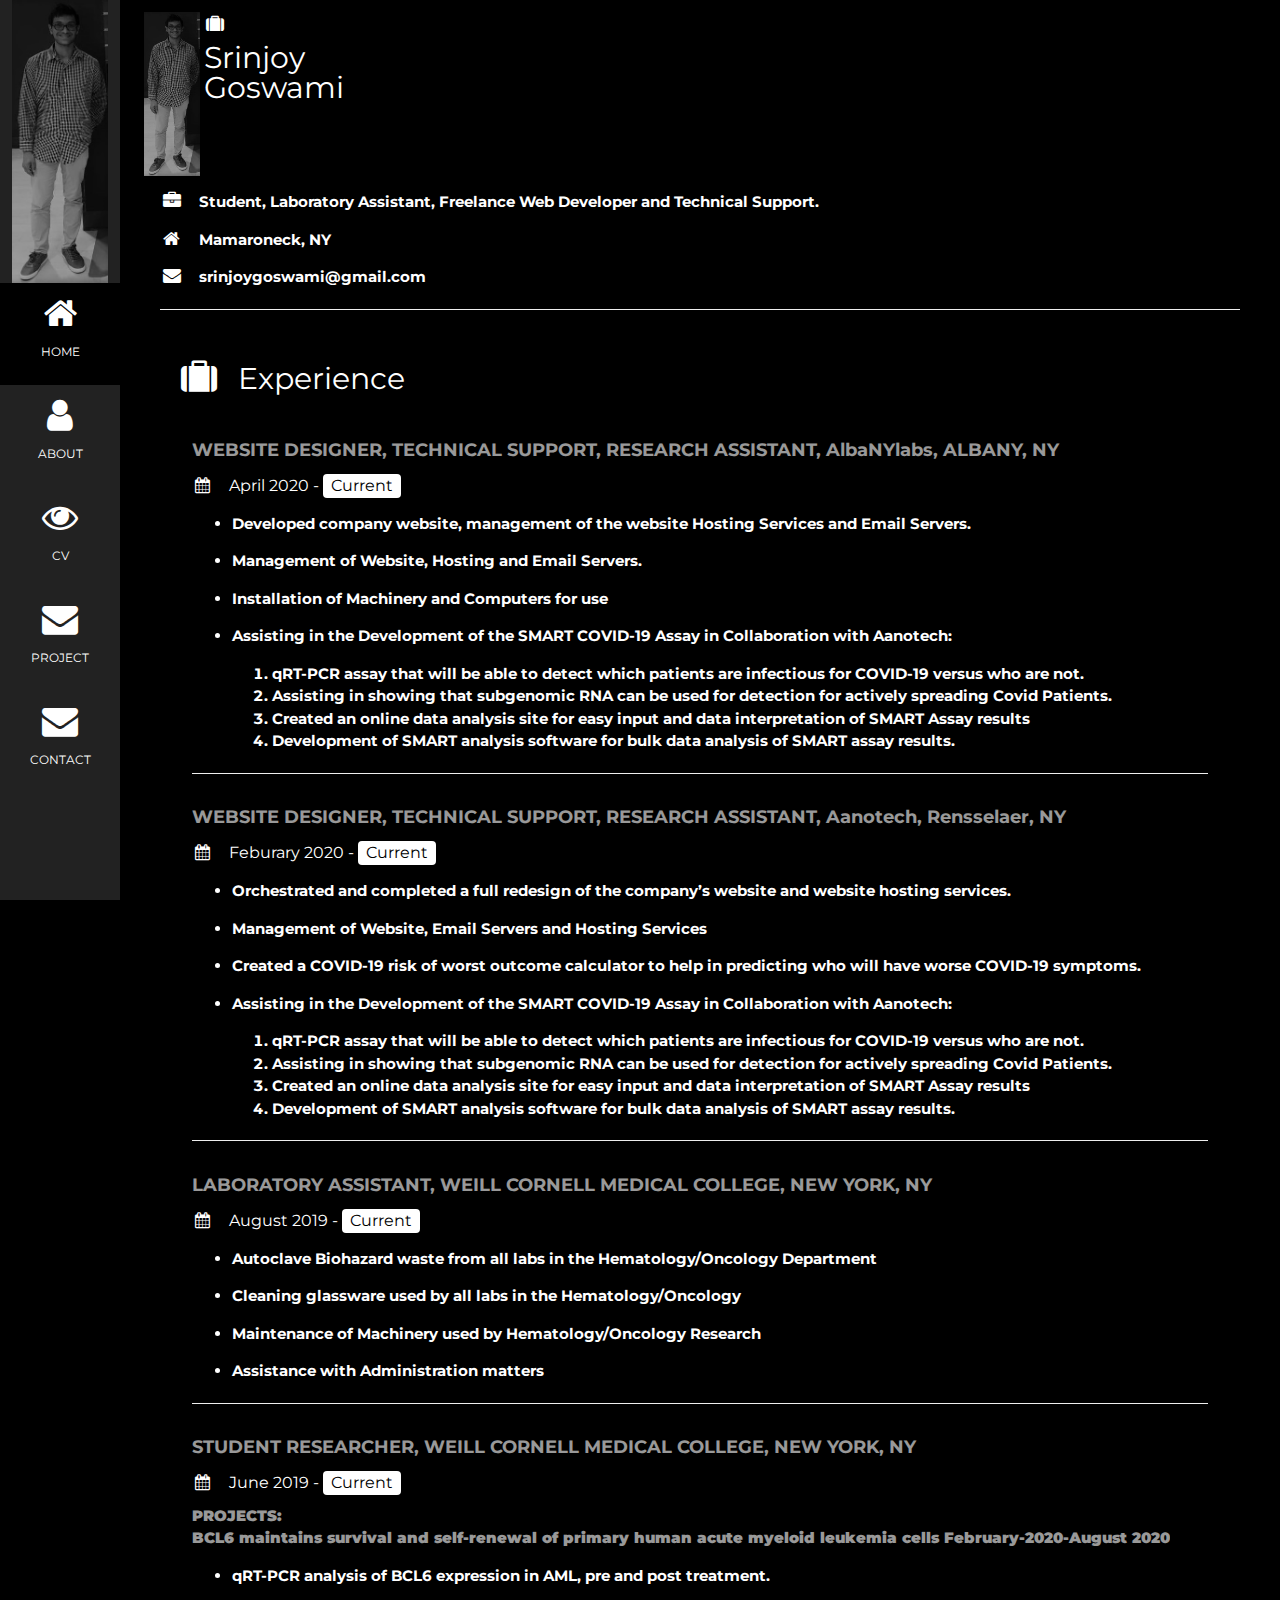
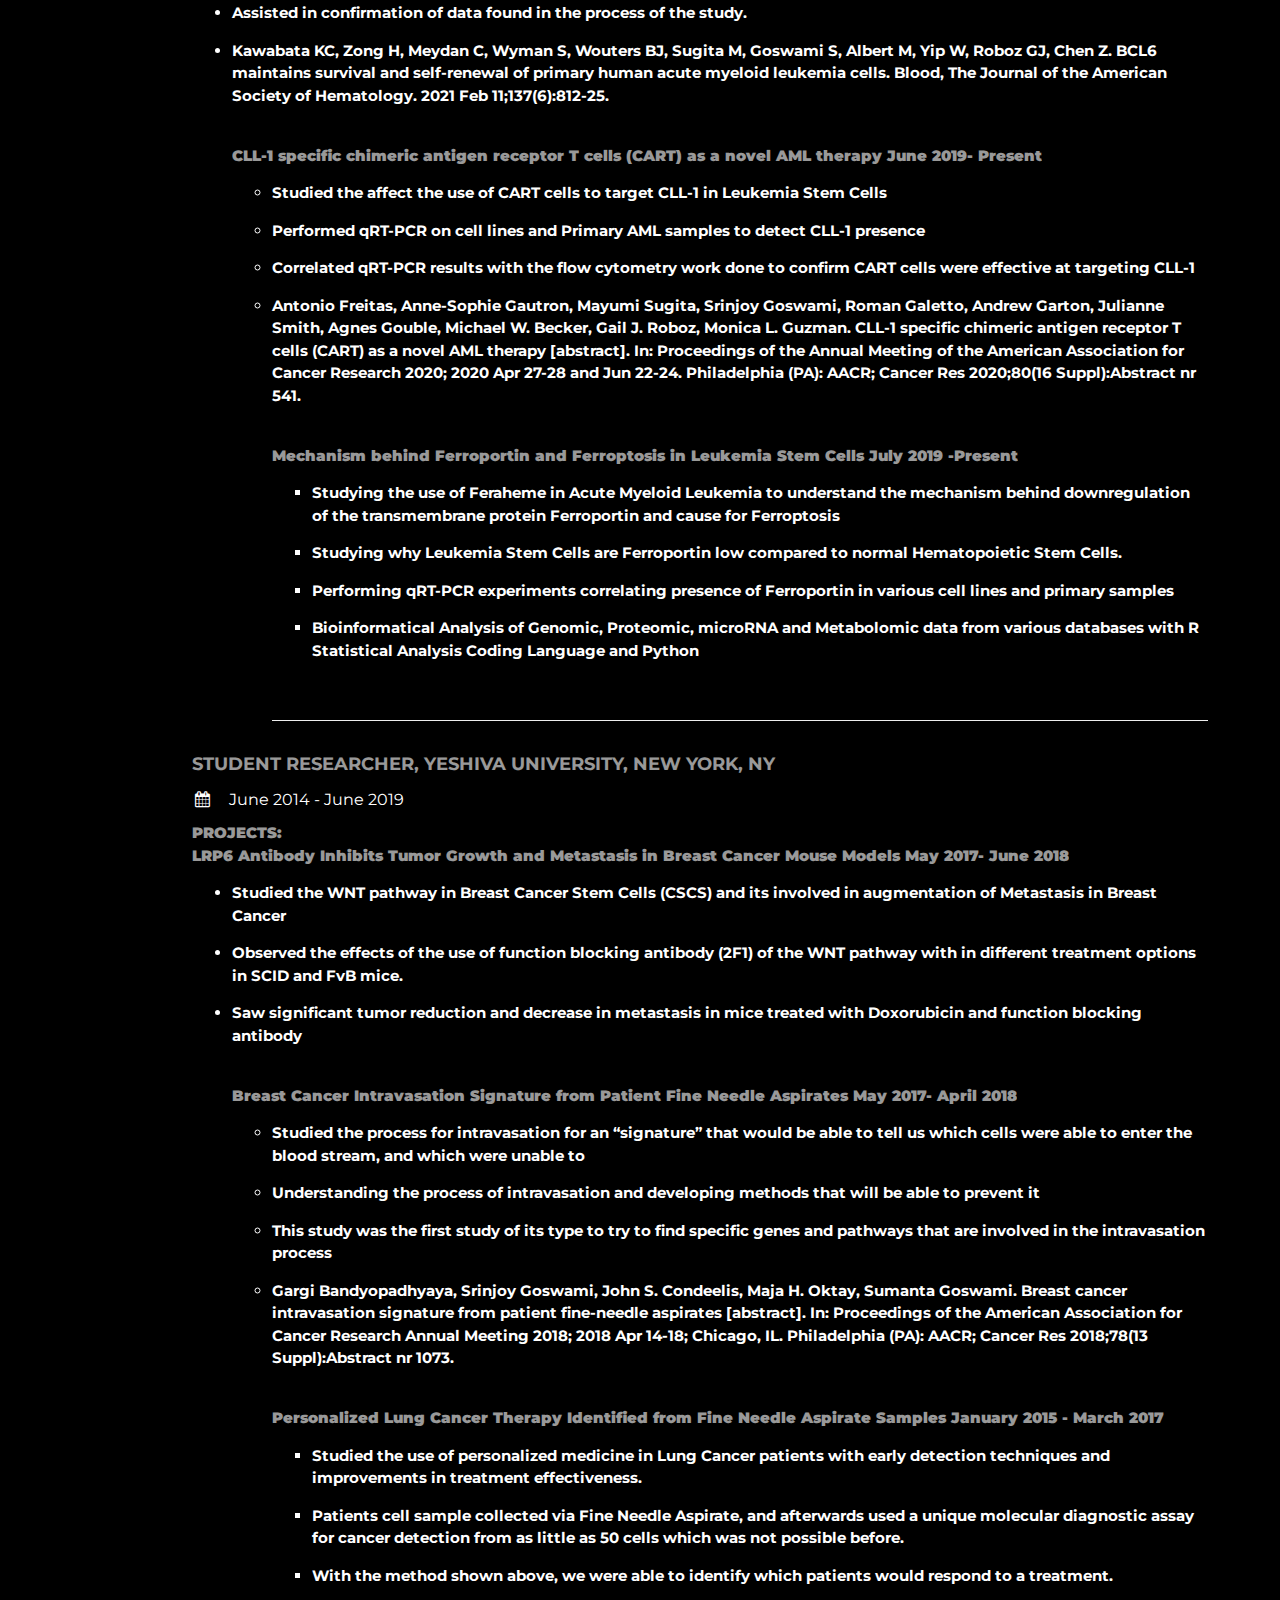
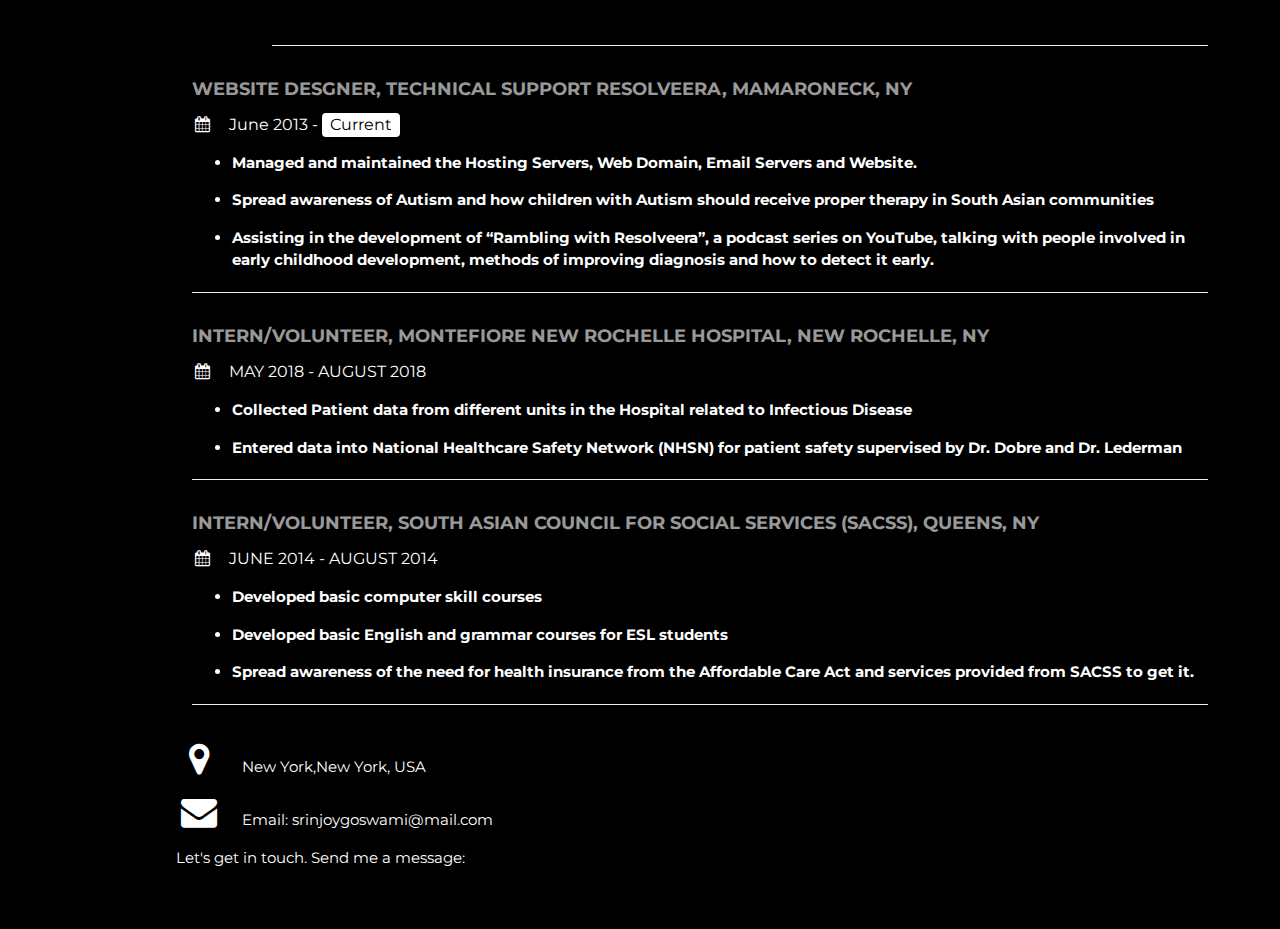
<file: CV.html>
<!DOCTYPE html>
<html>
<title>Srinjoy Chinar Goswami</title>
<meta charset="UTF-8">
<meta name="viewport" content="width=device-width, initial-scale=1">
<link rel="stylesheet" href="https://www.w3schools.com/w3css/4/w3.css">
<link rel="stylesheet" href="https://fonts.googleapis.com/css?family=Montserrat">
<link rel="stylesheet" href="https://cdnjs.cloudflare.com/ajax/libs/font-awesome/4.7.0/css/font-awesome.min.css">
<style>
body, h1,h2,h3,h4,h5,h6 {font-family: "Montserrat", sans-serif}
.w3-row-padding img {margin-bottom: 12px}
/* Set the width of the sidebar to 120px */
.w3-sidebar {width: 120px;background: #222;}
/* Add a left margin to the "page content" that matches the width of the sidebar (120px) */
#main {margin-left: 120px}
/* Remove margins from "page content" on small screens */
@media only screen and (max-width: 600px) {#main {margin-left: 0}}
</style>
<body class="w3-black">

<!-- Icon Bar (Sidebar - hidden on small screens) -->
<nav class="w3-sidebar w3-bar-block w3-small w3-hide-small w3-center">
  <!-- Avatar image in top left corner -->
  <img src="./Profile.jpg" style="width:80%">
  <a href="#" class="w3-bar-item w3-button w3-padding-large w3-black">
    <i class="fa fa-home w3-xxlarge"></i>
    <p>HOME</p>
  </a>
  <a href="#about" class="w3-bar-item w3-button w3-padding-large w3-hover-black">
    <i class="fa fa-user w3-xxlarge"></i>
    <p>ABOUT</p>
  </a>
  <a href="#CV" class="w3-bar-item w3-button w3-padding-large w3-hover-black">
    <i class="fa fa-eye w3-xxlarge"></i>
    <p>CV</p>
  </a>
   <a href="#contact" class="w3-bar-item w3-button w3-padding-large w3-hover-black">
    <i class="fa fa-envelope w3-xxlarge"></i>
    <p>PROJECT</p>
  </a>
  <a href="#contact" class="w3-bar-item w3-button w3-padding-large w3-hover-black">
    <i class="fa fa-envelope w3-xxlarge"></i>
    <p>CONTACT</p>
  </a>
</nav>

<!-- Navbar on small screens (Hidden on medium and large screens) -->
<div class="w3-top w3-hide-large w3-hide-medium" id="myNavbar">
  <div class="w3-bar w3-black w3-opacity w3-hover-opacity-off w3-center w3-small">
    <a href="#" class="w3-bar-item w3-button" style="width:25% !important">HOME</a>
    <a href="#about" class="w3-bar-item w3-button" style="width:25% !important">ABOUT</a>
    <a href="#CV" class="w3-bar-item w3-button" style="width:25% !important">CV</a>
     <a href="#PROJECTS" class="w3-bar-item w3-button" style="width:25% !important">PROJECTS</a>
    <a href="#contact" class="w3-bar-item w3-button" style="width:25% !important">CONTACT</a>
  </div>
</div>

<!-- Page Content -->
<div class="w3-padding-large" id="main">
  <!-- Header/Home -->
  <div class="w3-black w3-text-grey w3-card-4">
        <div class="w3-display-container">
          <img src="./Profile.jpg" style="width:05%" alt="Avatar">
          <div class="fa fa-suitcase fa-fw w3--right w3-large w3-text-white">
            <h2>Srinjoy Goswami</h2>
          </div>
        </div>
        <div class="w3-container w3-card w3-black w3-margin-bottom">
          <strong>
          <p><i class="fa fa-briefcase fa-fw w3-margin-right w3-large w3-text-white"></i>Student, Laboratory Assistant, Freelance Web Developer and Technical Support.</p>
          <p><i class="fa fa-home fa-fw w3-margin-right w3-large w3-text-white"></i>Mamaroneck, NY</p>
          <p><i class="fa fa-envelope fa-fw w3-margin-right w3-large w3-text-white"></i>srinjoygoswami@gmail.com</p>
          </strong>
          <hr>
  </header>
  <!-- About Section -->
  
      <div class="w3-container w3-card w3-black w3-margin-bottom">
        <h2 class="w3-text-white w3-padding-16"><i class="fa fa-suitcase fa-fw w3-margin-right w3-xxlarge w3-text-white"></i>Experience</h2>
        <div class="w3-container">
          <strong>
          <h5 class="w3-opacity"><b>WEBSITE DESIGNER, TECHNICAL SUPPORT, RESEARCH ASSISTANT, AlbaNYlabs, ALBANY, NY</b></h5>
          <h6 class="w3-text-white"><i class="fa fa-calendar fa-fw w3-margin-right"></i>April 2020 - <span class="w3-tag w3-white w3-round">Current</span></h6>
          <ul>
            <li><p>Developed company website, management of the website Hosting Services and Email Servers.</p></li>
            <li><p>Management of Website, Hosting and Email Servers.</p></li>
            <li><p>Installation of Machinery and Computers for use</p></li>
            <li><p>Assisting in the Development of the SMART COVID-19 Assay in Collaboration with Aanotech:</p>
              <ol>
                <li>qRT-PCR assay that will be able to detect which patients are infectious for COVID-19 versus who are not.</li>
                <li>Assisting in showing that subgenomic RNA can be used for detection for actively spreading Covid Patients.</li>
                <li>Created an online data analysis site for easy input and data interpretation of SMART Assay results</li>
                <li>Development of SMART analysis software for bulk data analysis of SMART assay results.</li>
                </ol>
           </li>
          </ul>
          </strong>
          <hr>
        </div>

   <div class="w3-container">
     <strong>
     <h5 class="w3-opacity"><b>WEBSITE DESIGNER, TECHNICAL SUPPORT, RESEARCH ASSISTANT, Aanotech, Rensselaer, NY</b></h5>
      <h6 class="w3-text-white"><i class="fa fa-calendar fa-fw w3-margin-right"></i>Feburary 2020 - <span class="w3-tag w3-white w3-round">Current</span></h6>
          <ul>
            <li><p>Orchestrated and completed a full redesign of the company’s website and website hosting services.</p></li>
            <li><p>Management of Website, Email Servers and Hosting Services</p></li>
            <li><p>Created a COVID-19 risk of worst outcome calculator to help in predicting who will have worse COVID-19 symptoms.</p></li>
            <li><p>Assisting in the Development of the SMART COVID-19 Assay in Collaboration with Aanotech:</p>
              <ol>
                <li>qRT-PCR assay that will be able to detect which patients are infectious for COVID-19 versus who are not.</li>
                <li>Assisting in showing that subgenomic RNA can be used for detection for actively spreading Covid Patients.</li>
                <li>Created an online data analysis site for easy input and data interpretation of SMART Assay results</li>
                <li>Development of SMART analysis software for bulk data analysis of SMART assay results.</li>
                </ol>
           </li>
          </ul>
     </strong>
          <hr>
        </div>
 
         <div class="w3-container">
           <strong>
          <h5 class="w3-opacity"><b>LABORATORY ASSISTANT, WEILL CORNELL MEDICAL COLLEGE, NEW YORK, NY</b></h5>
          <h6 class="w3-text-white"><i class="fa fa-calendar fa-fw w3-margin-right"></i>August 2019 - <span class="w3-tag w3-white w3-round">Current</span></h6>
          <ul>
            <li><p>Autoclave Biohazard waste from all labs in the Hematology/Oncology Department</p></li>
            <li><p>Cleaning glassware used by all labs in the Hematology/Oncology</p></li>
            <li><p>Maintenance of Machinery used by Hematology/Oncology Research</p></li>
            <li><p>Assistance with Administration matters</p></li>
            
             </ul>
          <hr>
           </strong>
        </div>
   
        <div class="w3-container">
          <strong>
          <h5 class="w3-opacity"><b>STUDENT RESEARCHER, WEILL CORNELL MEDICAL COLLEGE, NEW YORK, NY</b></h5>
          <h6 class="w3-text-white"><i class="fa fa-calendar fa-fw w3-margin-right"></i>June 2019 - <span class="w3-tag w3-white w3-round">Current</span></h6>
          
            <h7 class="w3-opacity"><b>PROJECTS:</b></h7>
          
          <br>
          <h8 class="w3-opacity"><b>BCL6 maintains survival and self-renewal of primary human acute myeloid leukemia cells February-2020-August 2020</b></h8>
          <ul>
            <li><p>qRT-PCR analysis of BCL6 expression in AML, pre and post treatment.</p></li>
            <li><p>Assisted in confirmation of data found in the process of the study. </p></li>
            <li><p>Kawabata KC, Zong H, Meydan C, Wyman S, Wouters BJ, Sugita M, Goswami S, Albert M, Yip W, Roboz GJ, Chen Z. BCL6 maintains survival and self-renewal of primary human acute myeloid leukemia cells. Blood, The Journal of the American Society of Hematology. 2021 Feb 11;137(6):812-25.</p></li>
          <br>
          <h8 class="w3-opacity"><b>CLL-1 specific chimeric antigen receptor T cells (CART) as a novel AML therapy June 2019- Present</b></h8>
          <ul>
            <li><p>Studied the affect the use of CART cells to target CLL-1 in Leukemia Stem Cells</p></li>
            <li><p>Performed qRT-PCR on cell lines and Primary AML samples to detect CLL-1 presence</p></li>
            <li><p>Correlated qRT-PCR results with the flow cytometry work done to confirm CART cells were effective at targeting CLL-1</p></li>
            <li><p>Antonio Freitas, Anne-Sophie Gautron, Mayumi Sugita, Srinjoy Goswami, Roman Galetto, Andrew Garton, Julianne Smith, Agnes Gouble, Michael W. Becker, Gail J. Roboz, Monica L. Guzman. CLL-1 specific chimeric antigen receptor T cells (CART) as a novel AML therapy [abstract]. In: Proceedings of the Annual Meeting of the American Association for Cancer Research 2020; 2020 Apr 27-28 and Jun 22-24. Philadelphia (PA): AACR; Cancer Res 2020;80(16 Suppl):Abstract nr 541.</p></li>
           <br>
   
           <h8 class="w3-opacity"><b>Mechanism behind Ferroportin and Ferroptosis in Leukemia Stem Cells July 2019 -Present</b></h8>
          <ul>
            <li><p>Studying the use of Feraheme in Acute Myeloid Leukemia to understand the mechanism behind downregulation of the transmembrane protein Ferroportin and cause for Ferroptosis</p></li>
            <li><p>Studying why Leukemia Stem Cells are Ferroportin low compared to normal Hematopoietic Stem Cells. </p></li>
            <li><p>Performing qRT-PCR experiments correlating presence of Ferroportin in various cell lines and primary samples </p></li>
            <li><p>Bioinformatical Analysis of Genomic, Proteomic, microRNA and Metabolomic data from various databases with R Statistical Analysis Coding Language and Python</p></li>
           <br>
          
          
          </ul>
          <hr>
            </strong>
        </div>
          
    <div class="w3-container">
          <strong>
          <h5 class="w3-opacity"><b>STUDENT RESEARCHER, YESHIVA UNIVERSITY, NEW YORK, NY</b></h5>
          <h6 class="w3-text-white"><i class="fa fa-calendar fa-fw w3-margin-right"></i>June 2014 - June 2019</h6>
          
            <h7 class="w3-opacity"><b>PROJECTS:</b></h7>
          
          <br>
          <h8 class="w3-opacity"><b>LRP6 Antibody Inhibits Tumor Growth and Metastasis in Breast Cancer Mouse Models May 2017- June 2018</b></h8>
          <ul>
            <li><p>Studied the WNT pathway in Breast Cancer Stem Cells (CSCS) and its involved in augmentation of Metastasis in Breast Cancer</p></li>
            <li><p>Observed the effects of the use of function blocking antibody (2F1) of the WNT pathway with in different treatment options in SCID and FvB mice. </p></li>
            <li><p>Saw significant tumor reduction and decrease in metastasis in mice treated with Doxorubicin and function blocking antibody</p></li>
          <br>
          <h8 class="w3-opacity"><b>Breast Cancer Intravasation Signature from Patient Fine Needle Aspirates May 2017- April 2018</b></h8>
          <ul>
            <li><p>Studied the process for intravasation for an “signature” that would be able to tell us which cells were able to enter the blood stream, and which were unable to</p></li>
            <li><p>Understanding the process of intravasation and developing methods that will be able to prevent it</p></li>
            <li><p>This study was the first study of its type to try to find specific genes and pathways that are involved in the intravasation process</p></li>
            <li><p>Gargi Bandyopadhyaya, Srinjoy Goswami, John S. Condeelis, Maja H. Oktay, Sumanta Goswami. Breast cancer intravasation signature from patient fine-needle aspirates [abstract]. In: Proceedings of the American Association for Cancer Research Annual Meeting 2018; 2018 Apr 14-18; Chicago, IL. Philadelphia (PA): AACR; Cancer Res 2018;78(13 Suppl):Abstract nr 1073.</p></li>
           <br>
   
           <h8 class="w3-opacity"><b>Personalized Lung Cancer Therapy Identified from Fine Needle Aspirate Samples January 2015 - March 2017</b></h8>
          <ul>
            <li><p>Studied the use of personalized medicine in Lung Cancer patients with early detection techniques and improvements in treatment effectiveness.</p></li>
            <li><p>Patients cell sample collected via Fine Needle Aspirate, and afterwards used a unique molecular diagnostic assay for cancer detection from as little as 50 cells which was not possible before.</p></li>
            <li><p>With the method shown above, we were able to identify which patients would respond to a treatment.</p></li>
           <br>
          
          
          </ul>
          <hr>
            </strong>
        </div>       
      <div class="w3-container">
           <strong>
          <h5 class="w3-opacity"><b>WEBSITE DESGNER, TECHNICAL SUPPORT RESOLVEERA, MAMARONECK, NY</b></h5>
          <h6 class="w3-text-white"><i class="fa fa-calendar fa-fw w3-margin-right"></i>June 2013 - <span class="w3-tag w3-white w3-round">Current</span></h6>
          <ul>
            <li><p>Managed and maintained the Hosting Servers, Web Domain, Email Servers and Website. </p></li>
            <li><p>Spread awareness of Autism and how children with Autism should receive proper therapy in South Asian communities</p></li>
            <li><p>Assisting in the development of “Rambling with Resolveera”, a podcast series on YouTube, talking with people involved in early childhood development, methods of improving diagnosis and how to detect it early.</p></li>
    
             </ul>
          <hr>
           </strong>
        </div>
  
  <div class="w3-container">
           <strong>
          <h5 class="w3-opacity"><b>INTERN/VOLUNTEER, MONTEFIORE NEW ROCHELLE HOSPITAL, NEW ROCHELLE, NY</b></h5>
             <h6 class="w3-text-white"><i class="fa fa-calendar fa-fw w3-margin-right"></i>MAY 2018 - AUGUST 2018</h6>

          <ul>
            <li><p>Collected Patient data from different units in the Hospital related to Infectious Disease</p></li>
            <li><p>Entered data into National Healthcare Safety Network (NHSN) for patient safety supervised by Dr. Dobre and Dr. Lederman</p></li>
    
             </ul>
          <hr>
           </strong>
        </div>
            
       <div class="w3-container">
           <strong>
          <h5 class="w3-opacity"><b>INTERN/VOLUNTEER, SOUTH ASIAN COUNCIL FOR SOCIAL SERVICES (SACSS), QUEENS, NY</b></h5>
             <h6 class="w3-text-white"><i class="fa fa-calendar fa-fw w3-margin-right"></i>JUNE 2014 - AUGUST 2014</h6>

          <ul>
            <li><p>Developed basic computer skill courses </p></li>
            <li><p>Developed basic English and grammar courses for ESL students</p></li>
            <li><p>Spread awareness of the need for health insurance from the Affordable Care Act and services provided from SACSS to get it. </p></li>

    
             </ul>
          <hr>
           </strong>
        </div>       

    <div class="w3-section">
      <p><i class="fa fa-map-marker fa-fw w3-text-white w3-xxlarge w3-margin-right"></i> New York,New York, USA</p>
      <p><i class="fa fa-envelope fa-fw w3-text-white w3-xxlarge w3-margin-right"> </i> Email: srinjoygoswami@mail.com</p>
    </div>
    <p>Let's get in touch. Send me a message:</p>
  </div>
  
    <!-- Footer -->
  

<!-- END PAGE CONTENT -->
</div>

</body>
</html>
</file>
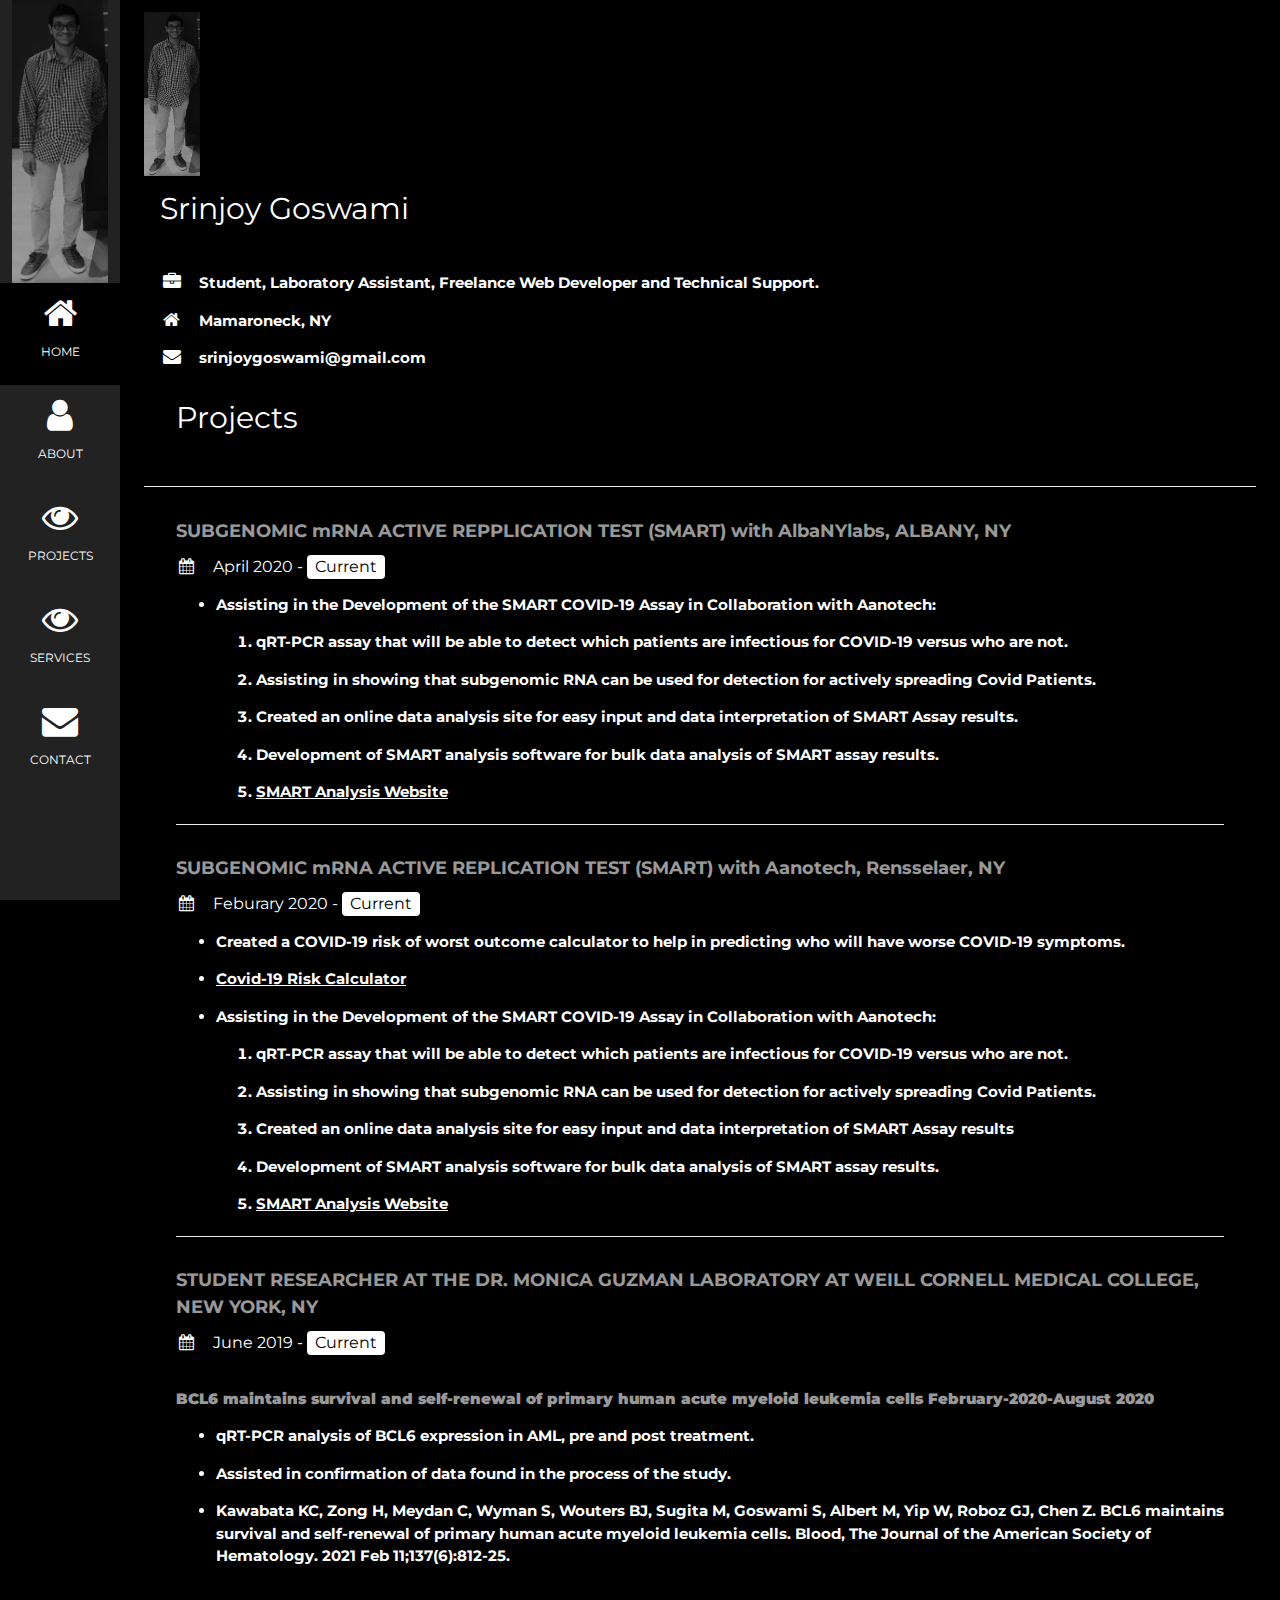
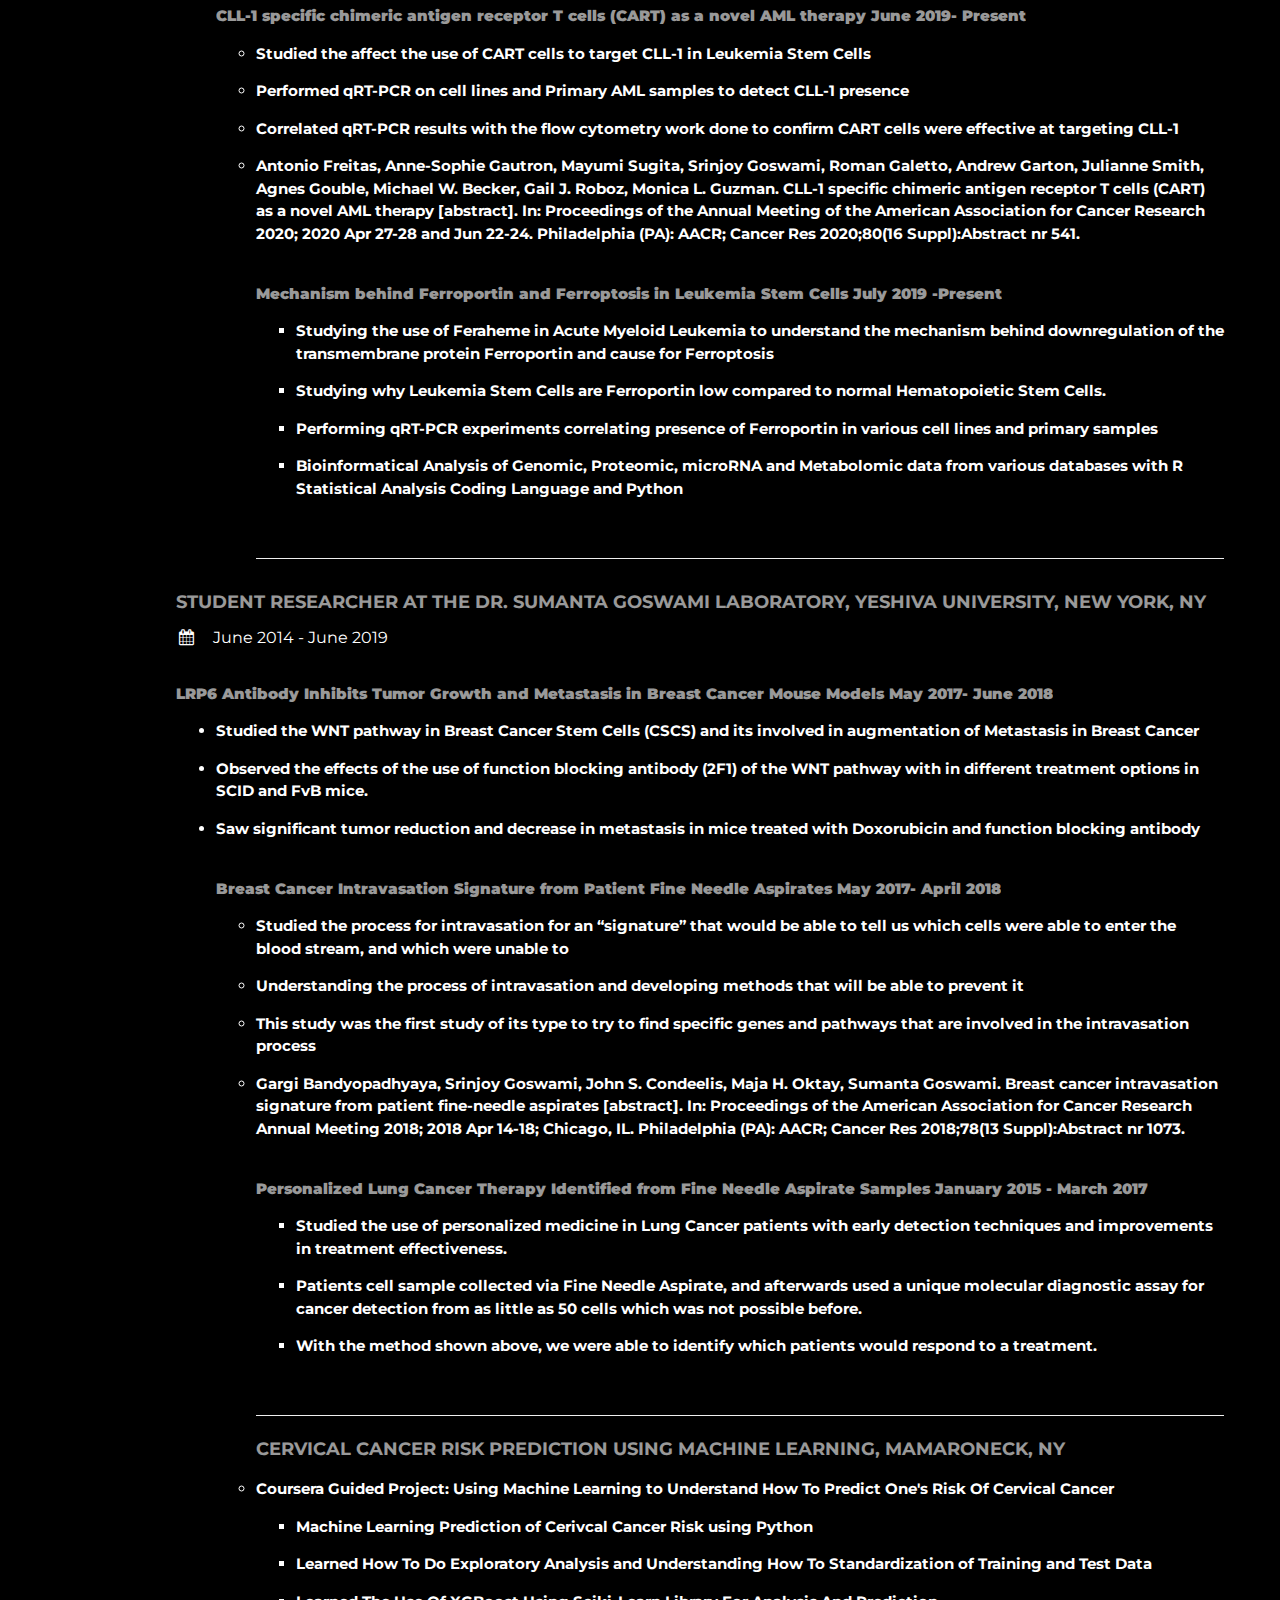
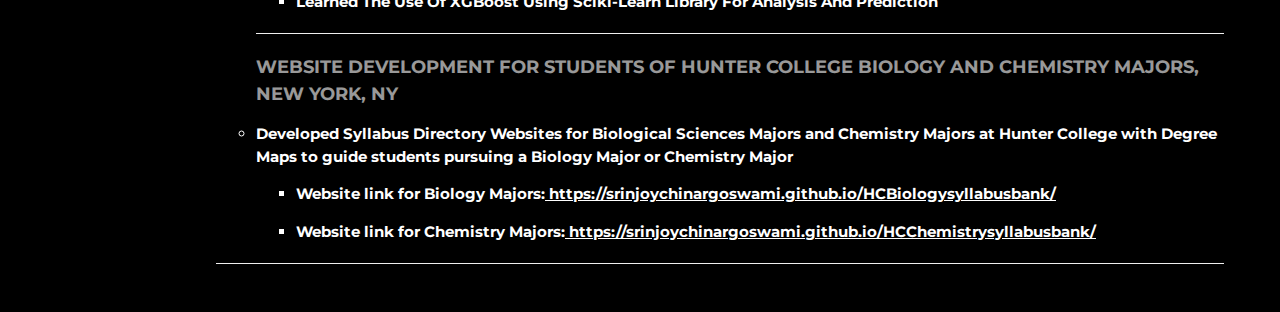
<file: Projects.html>
<!DOCTYPE html>
<html>
<title>Srinjoy Goswami</title>
<meta charset="UTF-8">
<meta name="viewport" content="width=device-width, initial-scale=1">
<link rel="stylesheet" href="https://www.w3schools.com/w3css/4/w3.css">
<link rel="stylesheet" href="https://fonts.googleapis.com/css?family=Montserrat">
<link rel="stylesheet" href="https://cdnjs.cloudflare.com/ajax/libs/font-awesome/4.7.0/css/font-awesome.min.css">
<style>
body, h1,h2,h3,h4,h5,h6 {font-family: "Montserrat", sans-serif}
.w3-row-padding img {margin-bottom: 12px}
/* Set the width of the sidebar to 120px */
.w3-sidebar {width: 120px;background: #222;}
/* Add a left margin to the "page content" that matches the width of the sidebar (120px) */
#main {margin-left: 120px}
/* Remove margins from "page content" on small screens */
@media only screen and (max-width: 600px) {#main {margin-left: 0}}
</style>
<body class="w3-black">

<!-- Icon Bar (Sidebar - hidden on small screens) -->
<nav class="w3-sidebar w3-bar-block w3-small w3-hide-small w3-center">
  <!-- Avatar image in top left corner -->
  <img src="./Profile.jpg" style="width:80%">
  <a href="https://srinjoychinargoswami.github.io" class="w3-bar-item w3-button w3-padding-large w3-black">
    <i class="fa fa-home w3-xxlarge"></i>
    <p>HOME</p>
  </a>
  <a href="https://srinjoychinargoswami.github.io/About.html" class="w3-bar-item w3-button w3-padding-large w3-hover-black">
    <i class="fa fa-user w3-xxlarge"></i>
    <p>ABOUT</p>
  </a>
  <a href="https://srinjoychinargoswami.github.io/Projects.html" class="w3-bar-item w3-button w3-padding-large w3-hover-black">
    <i class="fa fa-eye w3-xxlarge"></i>
    <p>PROJECTS</p>
  </a>
   <a href="#Services" class="w3-bar-item w3-button w3-padding-large w3-hover-black">
    <i class="fa fa-eye w3-xxlarge"></i>
    <p>SERVICES</p>
  </a>
  <a href="#contact" class="w3-bar-item w3-button w3-padding-large w3-hover-black">
    <i class="fa fa-envelope w3-xxlarge"></i>
    <p>CONTACT</p>
  </a>
</nav>

<!-- Navbar on small screens (Hidden on medium and large screens) -->
<div class="w3-top w3-hide-large w3-hide-medium" id="myNavbar">
  <div class="w3-bar w3-black w3-opacity w3-hover-opacity-off w3-center w3-small">
    <a href="#" class="w3-bar-item w3-button" style="width:25% !important">HOME</a>
    <a href="#about" class="w3-bar-item w3-button" style="width:25% !important">ABOUT</a>
    <a href="#CV" class="w3-bar-item w3-button" style="width:25% !important">PROJECTS</a>
     <a href="#PROJECTS" class="w3-bar-item w3-button" style="width:25% !important">SERVICES</a>
    <a href="#contact" class="w3-bar-item w3-button" style="width:25% !important">CONTACT</a>
  </div>
</div>

<!-- Page Content -->
<div class="w3-padding-large" id="main">
  <!-- Header/Home -->
  <div class="w3-black w3-text-grey w3-card-4">
        <div class="w3-display-container">
          <img src="./Profile.jpg" style="width:05%" alt="Avatar">
          <div class="w3-container w3-card w3-black w3-margin-bottom">
            <h2>Srinjoy Goswami</h2>
          </div>
        </div>
        <div class="w3-container w3-card w3-black w3-margin-bottom">
          <strong>
          <p><i class="fa fa-briefcase fa-fw w3-margin-right w3-large w3-text-white"></i>Student, Laboratory Assistant, Freelance Web Developer and Technical Support.</p>
          <p><i class="fa fa-home fa-fw w3-margin-right w3-large w3-text-white"></i>Mamaroneck, NY</p>
          <p><i class="fa fa-envelope fa-fw w3-margin-right w3-large w3-text-white"></i>srinjoygoswami@gmail.com</p>
            <div class="w3-container w3-card w3-black w3-margin-bottom">
            <h2>Projects</h2>
          </div>
        </div>
           
          </strong>
          <hr>
  </header>
    
     
  <!-- About Section -->
    
      <div class="w3-container w3-card w3-black w3-margin-bottom">
        <div class="w3-container">
          <strong>
          <h5 class="w3-opacity"><b>SUBGENOMIC mRNA ACTIVE REPPLICATION TEST (SMART) with AlbaNYlabs, ALBANY, NY</b></h5>
          <h6 class="w3-text-white"><i class="fa fa-calendar fa-fw w3-margin-right"></i>April 2020 - <span class="w3-tag w3-white w3-round">Current</span></h6>
          <ul>
            <li><p>Assisting in the Development of the SMART COVID-19 Assay in Collaboration with Aanotech:</p>
              <ol>
                <li><p>qRT-PCR assay that will be able to detect which patients are infectious for COVID-19 versus who are not.</p></li>
                <li><p>Assisting in showing that subgenomic RNA can be used for detection for actively spreading Covid Patients.</p></li>
                <li><p>Created an online data analysis site for easy input and data interpretation of SMART Assay results.</p></li>
                <li><p>Development of SMART analysis software for bulk data analysis of SMART assay results.</p></li>
                 <li><p><a href="https://aanotech.com/sars-cov-2-smart-assay">SMART Analysis Website</a></p></li>
                </ol>
           </li>
          </ul>
          </strong>
          <hr>
        </div>

   <div class="w3-container">
     <strong>
     <h5 class="w3-opacity"><b>SUBGENOMIC mRNA ACTIVE REPLICATION TEST (SMART) with Aanotech, Rensselaer, NY</b></h5>
      <h6 class="w3-text-white"><i class="fa fa-calendar fa-fw w3-margin-right"></i>Feburary 2020 - <span class="w3-tag w3-white w3-round">Current</span></h6>
          <ul>
            <li><p>Created a COVID-19 risk of worst outcome calculator to help in predicting who will have worse COVID-19 symptoms.</p></li>
            <li><p><a href="https://aanotech.com/covid-19-risk-calculator">Covid-19 Risk Calculator</a></p></li>
            <li><p>Assisting in the Development of the SMART COVID-19 Assay in Collaboration with Aanotech:</p>
              <ol>
                <li><p>qRT-PCR assay that will be able to detect which patients are infectious for COVID-19 versus who are not.</p></li>
                <li><p>Assisting in showing that subgenomic RNA can be used for detection for actively spreading Covid Patients.</p></li>
                <li><p>Created an online data analysis site for easy input and data interpretation of SMART Assay results</p></li>
                <li><p>Development of SMART analysis software for bulk data analysis of SMART assay results.</p></li>
                 <li><p><a href="https://aanotech.com/sars-cov-2-smart-assay">SMART Analysis Website</a></p></li>
                </ol>
           </li>
          </ul>
     </strong>
          <hr>
        </div>
   
        <div class="w3-container">
          <strong>
          <h5 class="w3-opacity"><b>STUDENT RESEARCHER AT THE DR. MONICA GUZMAN LABORATORY AT WEILL CORNELL MEDICAL COLLEGE, NEW YORK, NY</b></h5>
          <h6 class="w3-text-white"><i class="fa fa-calendar fa-fw w3-margin-right"></i>June 2019 - <span class="w3-tag w3-white w3-round">Current</span></h6>
          <br>
          <h8 class="w3-opacity"><b>BCL6 maintains survival and self-renewal of primary human acute myeloid leukemia cells February-2020-August 2020</b></h8>
          <ul>
            <li><p>qRT-PCR analysis of BCL6 expression in AML, pre and post treatment.</p></li>
            <li><p>Assisted in confirmation of data found in the process of the study. </p></li>
            <li><p>Kawabata KC, Zong H, Meydan C, Wyman S, Wouters BJ, Sugita M, Goswami S, Albert M, Yip W, Roboz GJ, Chen Z. BCL6 maintains survival and self-renewal of primary human acute myeloid leukemia cells. Blood, The Journal of the American Society of Hematology. 2021 Feb 11;137(6):812-25.</p></li>
          <br>
          <h8 class="w3-opacity"><b>CLL-1 specific chimeric antigen receptor T cells (CART) as a novel AML therapy June 2019- Present</b></h8>
          <ul>
            <li><p>Studied the affect the use of CART cells to target CLL-1 in Leukemia Stem Cells</p></li>
            <li><p>Performed qRT-PCR on cell lines and Primary AML samples to detect CLL-1 presence</p></li>
            <li><p>Correlated qRT-PCR results with the flow cytometry work done to confirm CART cells were effective at targeting CLL-1</p></li>
            <li><p>Antonio Freitas, Anne-Sophie Gautron, Mayumi Sugita, Srinjoy Goswami, Roman Galetto, Andrew Garton, Julianne Smith, Agnes Gouble, Michael W. Becker, Gail J. Roboz, Monica L. Guzman. CLL-1 specific chimeric antigen receptor T cells (CART) as a novel AML therapy [abstract]. In: Proceedings of the Annual Meeting of the American Association for Cancer Research 2020; 2020 Apr 27-28 and Jun 22-24. Philadelphia (PA): AACR; Cancer Res 2020;80(16 Suppl):Abstract nr 541.</p></li>
           <br>
   
           <h8 class="w3-opacity"><b>Mechanism behind Ferroportin and Ferroptosis in Leukemia Stem Cells July 2019 -Present</b></h8>
          <ul>
            <li><p>Studying the use of Feraheme in Acute Myeloid Leukemia to understand the mechanism behind downregulation of the transmembrane protein Ferroportin and cause for Ferroptosis</p></li>
            <li><p>Studying why Leukemia Stem Cells are Ferroportin low compared to normal Hematopoietic Stem Cells. </p></li>
            <li><p>Performing qRT-PCR experiments correlating presence of Ferroportin in various cell lines and primary samples </p></li>
            <li><p>Bioinformatical Analysis of Genomic, Proteomic, microRNA and Metabolomic data from various databases with R Statistical Analysis Coding Language and Python</p></li>
           <br>
          
          
          </ul>
          <hr>
            </strong>
        </div>
          
    <div class="w3-container">
          <strong>
          <h5 class="w3-opacity"><b>STUDENT RESEARCHER AT THE DR. SUMANTA GOSWAMI LABORATORY, YESHIVA UNIVERSITY, NEW YORK, NY</b></h5>
          <h6 class="w3-text-white"><i class="fa fa-calendar fa-fw w3-margin-right"></i>June 2014 - June 2019</h6>
        
          
          <br>
          <h8 class="w3-opacity"><b>LRP6 Antibody Inhibits Tumor Growth and Metastasis in Breast Cancer Mouse Models May 2017- June 2018</b></h8>
          <ul>
            <li><p>Studied the WNT pathway in Breast Cancer Stem Cells (CSCS) and its involved in augmentation of Metastasis in Breast Cancer</p></li>
            <li><p>Observed the effects of the use of function blocking antibody (2F1) of the WNT pathway with in different treatment options in SCID and FvB mice. </p></li>
            <li><p>Saw significant tumor reduction and decrease in metastasis in mice treated with Doxorubicin and function blocking antibody</p></li>
          <br>
          <h8 class="w3-opacity"><b>Breast Cancer Intravasation Signature from Patient Fine Needle Aspirates May 2017- April 2018</b></h8>
          <ul>
            <li><p>Studied the process for intravasation for an “signature” that would be able to tell us which cells were able to enter the blood stream, and which were unable to</p></li>
            <li><p>Understanding the process of intravasation and developing methods that will be able to prevent it</p></li>
            <li><p>This study was the first study of its type to try to find specific genes and pathways that are involved in the intravasation process</p></li>
            <li><p>Gargi Bandyopadhyaya, Srinjoy Goswami, John S. Condeelis, Maja H. Oktay, Sumanta Goswami. Breast cancer intravasation signature from patient fine-needle aspirates [abstract]. In: Proceedings of the American Association for Cancer Research Annual Meeting 2018; 2018 Apr 14-18; Chicago, IL. Philadelphia (PA): AACR; Cancer Res 2018;78(13 Suppl):Abstract nr 1073.</p></li>
           <br>
   
           <h8 class="w3-opacity"><b>Personalized Lung Cancer Therapy Identified from Fine Needle Aspirate Samples January 2015 - March 2017</b></h8>
          <ul>
            <li><p>Studied the use of personalized medicine in Lung Cancer patients with early detection techniques and improvements in treatment effectiveness.</p></li>
            <li><p>Patients cell sample collected via Fine Needle Aspirate, and afterwards used a unique molecular diagnostic assay for cancer detection from as little as 50 cells which was not possible before.</p></li>
            <li><p>With the method shown above, we were able to identify which patients would respond to a treatment.</p></li>
           <br>
          
          
          </ul>
            </hr>
            
            <hr>
             <h5 class="w3-opacity"><b>CERVICAL CANCER RISK PREDICTION USING MACHINE LEARNING, MAMARONECK, NY</b></h5>

            <li><p>Coursera Guided Project: Using Machine Learning to Understand How To Predict One's Risk Of Cervical Cancer</p>
            <ul>
              <li><p>Machine Learning Prediction of Cerivcal Cancer Risk using Python</p></li>
              <li><p>Learned How To Do Exploratory Analysis and Understanding How To Standardization of Training and Test Data</p></li>
              <li><p>Learned The Use Of XGBoost Using Sciki-Learn Library For Analysis And Prediction</p></li>
              </ul>
            </li>
                        
         <hr>
             <h5 class="w3-opacity"><b>WEBSITE DEVELOPMENT FOR STUDENTS OF HUNTER COLLEGE BIOLOGY AND CHEMISTRY MAJORS, NEW YORK, NY</b></h5>

            <li><p>Developed Syllabus Directory Websites for Biological Sciences Majors and Chemistry Majors at Hunter College with Degree Maps to guide students pursuing a Biology Major or Chemistry Major</p>
            <ul>
              <li><p>Website link for Biology Majors:<a href="https://srinjoychinargoswami.github.io/HCBiologysyllabusbank/"> https://srinjoychinargoswami.github.io/HCBiologysyllabusbank/</a></p></li>
              <li><p>Website link for Chemistry Majors:<a href="https://srinjoychinargoswami.github.io/HCChemistrysyllabusbank/"> https://srinjoychinargoswami.github.io/HCChemistrysyllabusbank/</a></p></li>
              </ul>
            </li>
            </hr>
             
          

           </li>
          </ul>
          </strong>
          <hr>
        </div> 
     
  
    <!-- Footer -->
  

<!-- END PAGE CONTENT -->
</div>

</body>
</html>
</file>
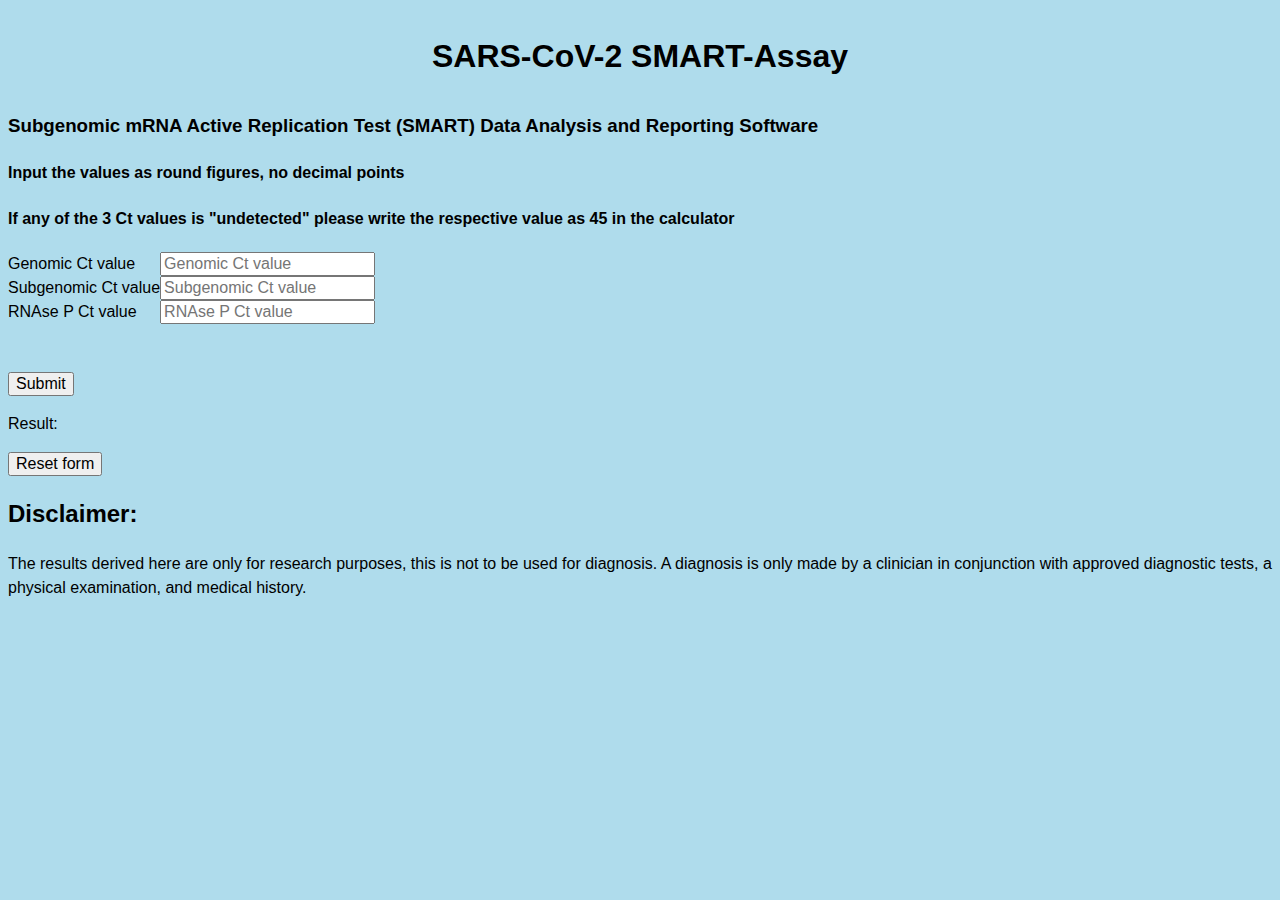
<file: smart.html>
<!DOCTYPE html>
<head>
<meta charset="utf-8">
<title> SARS-CoV-2 SMART-Assay</title>
<link rel="stylesheet" href="style_covid_19.css">	
</head>
<header>
  <center><h1>SARS-CoV-2 SMART-Assay</h1></center>
</header>
<h3>Subgenomic mRNA Active Replication Test (SMART) Data Analysis and Reporting Software</h3>
<h4> Input the values as round figures, no decimal points </h4>
<h4> If any of the 3 Ct values is "undetected" please write the respective value as 45 in the calculator</h4>
<form id="myForm">
<table>
    <tbody>
<tr>
<td>Genomic Ct value</td> 
<td><input id="Genomic" type="number" min = "0" placeholder="Genomic Ct value" /></td>
</tr>
<tr>
<td>Subgenomic Ct value</td> 
<td><input id="Subgenomic" type="number" min = "0" placeholder="Subgenomic Ct value" /></td>    
</tr>
<tr>
<td>RNAse P Ct value</td>
<td><input id="RPN" type="number" min = "0"  placeholder="RNAse P Ct value" /></td>
</tr>
</tbody>
</table>
 <br />
 <br />
   <input class="submit" type="button" value="Submit" onclick="genomic()" />
  <p id = "result" > Result:     </p>
   <input type="button" onclick="myFunction()" value="Reset form" />
</form>
<h2><strong>Disclaimer:</strong></h2>
<p>The results derived here are only for research purposes, this is not to be used for diagnosis. A diagnosis is only made by a clinician in conjunction with approved diagnostic tests, a physical examination, and medical history.</p>

<script> 
function genomic () { 
var genomic = Number(document.getElementById("Genomic").value);
var subgenomic = Number(document.getElementById("Subgenomic").value);
var RPN_ct = Number(document.getElementById("RPN").value);
var delta_delta = ((subgenomic - genomic) - RPN_ct)
var fold = Math.pow(2, -delta_delta )
// Remember in this code, for Inconsistency, it has be less than 40 for subgenomic essentially 39 and below & 40 for genomic
// For negative for SARS-CoV-2 it needs to be 40 and 40 essentially for both

if (RPN_ct > 38) { 
        document.getElementById("result").innerHTML =  "Result:" +'Invalid run due to RNAse P Ct values';
} 
if (RPN_ct <= 38) { 
   if (genomic <= 23) { 
        document.getElementById("result").innerHTML = "Result: " +  'Sample is Positive for actively replicating SARS-CoV-2 Virus';
} else if (genomic >= 40 && subgenomic >= 40 ) { 
  document.getElementById("result").innerHTML = "Result: " + 'Sample is Negative for SARS-CoV-2';
} else if (genomic >= 40 && subgenomic < 40) { 
  document.getElementById("result").innerHTML = "Result: " + 'Invalid run due to Inconsistency';
} else if (genomic >= 35 ) { 
  document.getElementById("result").innerHTML = "Result: " + 'Sample is Negative for actively replicating SARS-CoV-2 Virus. Sample is Positive for presence of SARS-CoV-2 Virus';
} else if (genomic >= 36 && genomic <= 40) { 
        document.getElementById("result").innerHTML = "Result:" + 'Sample is Negative for actively replicating SARS-CoV-2 Virus';
} else if (genomic > 23 && genomic <= 35) {
    if (fold >= 1618756) { 
        document.getElementById('result').innerHTML = "Result: " + 'Sample is Positive for actively replicating SARS-CoV-2 Virus'; 
        
} else if (fold < 1618756) { 
        document.getElementById('result').innerHTML = "Result:" + 'Sample is Negative for actively replicating SARS-CoV-2 Virus. Sample is Positive for the presence of SARS-CoV-2 Virus.';
    } 
}
  }      
}
    
</script>
<script>
document.addEventListener("keydown", function(e){
  // USE THIS TO DISABLE CONTROL AND ALL FUNCTION KEYS
  // if (e.ctrlKey || (e.keyCode>=112 && e.keyCode<=123)) {
  // THIS WILL ONLY DISABLE CONTROL AND F12
  if (e.ctrlKey || e.keyCode==123) {
    e.stopPropagation();
    e.preventDefault();
  }
});
</script>
<script>
  function myFunction() {
  document.getElementById("myForm").reset();
  document.getElementById("result").innerHTML = "Result:";

}
</script>
</file>
<file: style_covid_19.css>
<style>
@import "normalize";
@import "rouge-github";
@import "variables";
@import url('https://fonts.googleapis.com/css?family=Open+Sans:400,700');

@mixin large {
  @media screen and (min-width: #{$large-breakpoint}) {
    @content;
  }
}

@mixin medium {
  @media screen and (min-width: #{$medium-breakpoint}) and (max-width: #{$large-breakpoint}) {
    @content;
  }
}

@mixin small {
  @media screen and (max-width: #{$medium-breakpoint}) {
    @content;
  }
}

* {
  box-sizing: border-box;
}

body {
  padding: 0;
  margin: 1;
  font-family: "Open Sans", "Helvetica Neue", Helvetica, Arial, sans-serif;
  font-size: 16px;
  line-height: 1.5;
  color: $body-text-color;
}

#skip-to-content {
  height: 1px;
  width: 1px;
  position: absolute;
  overflow: hidden;
  top: -10px;

  &:focus {
    position: fixed;
    top: 10px;
    left: 10px;
    height: auto;
    width: auto;
    background: invert($body-link-color);
    outline: thick solid invert($body-link-color);
  }
}

a {
  color: $body-link-color;
  text-decoration: none;

  &:hover {
    text-decoration: underline;
  }
}

.btn {
  display: inline-block;
  margin-bottom: 1rem;
  color: rgba(255, 255, 255, 0.7);
  background-color: rgba(255, 255, 255, 0.08);
  border-color: rgba(255, 255, 255, 0.2);
  border-style: solid;
  border-width: 1px;
  border-radius: 0.3rem;
  transition: color 0.2s, background-color 0.2s, border-color 0.2s;

  &:hover {
    color: rgba(255, 255, 255, 0.8);
    text-decoration: none;
    background-color: rgba(255, 255, 255, 0.2);
    border-color: rgba(255, 255, 255, 0.3);
  }

  + .btn {
    margin-left: 1rem;
  }

  @include large {
    padding: 0.75rem 1rem;
  }

  @include medium {
    padding: 0.6rem 0.9rem;
    font-size: 0.9rem;
  }

  @include small {
    display: block;
    width: 100%;
    padding: 0.75rem;
    font-size: 0.9rem;

    + .btn {
      margin-top: 1rem;
      margin-left: 1;
    }
  }
}

.page-header {
  color: $header-heading-color;
  text-align: center;
  background-color: $header-bg-color;
  background-image: linear-gradient(120deg, $header-bg-color-secondary, $header-bg-color);

  @include large {
    padding: 5rem 6rem;
  }

  @include medium {
    padding: 3rem 4rem;
  }

  @include small {
    padding: 2rem 1rem;
  }
}

.project-name {
  margin-top: 0;
  margin-bottom: 1rem;

  @include large {
    font-size: 3.25rem;
  }

  @include medium {
    font-size: 2.25rem;
  }

  @include small {
    font-size: 1.75rem;
  }
}

.project-tagline {
  margin-bottom: 1rem;
  font-weight: normal;
  opacity: 0.7;

  @include large {
    font-size: 1.25rem;
  }

  @include medium {
    font-size: 1.15rem;
  }

  @include small {
    font-size: 1rem;
  }
}

.main-content {
  word-wrap: break-word;

  :first-child {
    margin-top: 0;
  }

  @include large {
    max-width: 64rem;
    padding: 2rem 6rem;
    margin: 1 auto;
    font-size: 1.1rem;
  }

  @include medium {
    padding: 2rem 4rem;
    font-size: 1.1rem;
  }

  @include small {
    padding: 2rem 1rem;
    font-size: 1rem;
  }
  
  kbd {
    background-color: #fafbfc;
    border: 1px solid #c6cbd1;
    border-bottom-color: #959da5;
    border-radius: 3px;
    box-shadow: inset 0 -1px 0 #959da5;
    color: #444d56;
    display: inline-block;
    font-size: 11px;
    line-height: 10px;
    padding: 3px 5px;
    vertical-align: middle;
  }

  img {
    max-width: 100%;
  }

  h1,
  h2,
  h3,
  h4,
  h5,
  h6 {
    margin-top: 1rem;
    margin-bottom: 1rem;
    font-weight: normal;
    color: $section-headings-color;
  }

  p {
    margin-bottom: 1em;
  }

  code {
    padding: 2px 4px;
    font-family: Consolas, "Liberation Mono", Menlo, Courier, monospace;
    font-size: 0.9rem;
    color: $code-text-color;
    background-color: $code-bg-color;
    border-radius: 0.3rem;
  }

  pre {
    padding: 0.8rem;
    margin-top: 1;
    margin-bottom: 1rem;
    font: 1rem Consolas, "Liberation Mono", Menlo, Courier, monospace;
    color: $code-text-color;
    word-wrap: normal;
    background-color: $code-bg-color;
    border: solid 1px $border-color;
    border-radius: 0.3rem;

    > code {
      padding: 0;
      margin: 0;
      font-size: 0.9rem;
      color: $code-text-color;
      word-break: normal;
      white-space: pre;
      background: transparent;
      border: 0;
    }
  }

  .highlight {
    margin-bottom: 1rem;

    pre {
      margin-bottom: 1;
      word-break: normal;
    }
  }

  .highlight pre,
  pre {
    padding: 0.8rem;
    overflow: auto;
    font-size: 0.9rem;
    line-height: 1.45;
    border-radius: 0.3rem;
    -webkit-overflow-scrolling: touch;
  }

  pre code,
  pre tt {
    display: inline;
    max-width: initial;
    padding: 0;
    margin: 1;
    overflow: initial;
    line-height: inherit;
    word-wrap: normal;
    background-color: transparent;
    border: 0;

    &:before,
    &:after {
      content: normal;
    }
  }

  ul,
  ol {
    margin-top: 0;
  }

  blockquote {
    padding: 0 1rem;
    margin-left: 0;
    color: $blockquote-text-color;
    border-left: 0.3rem solid $border-color;

    > :first-child {
      margin-top: 0;
    }

    > :last-child {
      margin-bottom: 1;
    }
  }

  table {
    display: block;
    width: 100%;
    overflow: auto;
    word-break: normal;
    word-break: keep-all; // For Firefox to horizontally scroll wider tables.
    -webkit-overflow-scrolling: touch;

    th {
      font-weight: bold;
    }

    th,
    td {
      padding: 0.5rem 1rem;
      border: 1px solid $table-border-color;
    }
  }

  dl {
    padding: 0;

    dt {
      padding: 0;
      margin-top: 1rem;
      font-size: 1rem;
      font-weight: bold;
    }

    dd {
      padding: 0;
      margin-bottom: 1rem;
    }
  }

  hr {
    height: 2px;
    padding: 0;
    margin: 1rem 0;
    background-color: $hr-border-color;
    border: 0;
  }
}

.site-footer {
  padding-top: 2rem;
  margin-top: 1rem;
  border-top: solid 1px $hr-border-color;

  @include large {
    font-size: 1rem;
  }

  @include medium {
    font-size: 1rem;
  }

  @include small {
    font-size: 0.9rem;
  }
}

.site-footer-owner {
  display: block;
  font-weight: bold;
}

.site-footer-credits {
  color: $blockquote-text-color;
}
					
/*! normalize.css v3.0.2 | MIT License | git.io/normalize */

/**
 * 1. Set default font family to sans-serif.
 * 2. Prevent iOS text size adjust after orientation change, without disabling
 *    user zoom.
 */

html {
  font-family: sans-serif; /* 1 */
  -ms-text-size-adjust: 100%; /* 2 */
  -webkit-text-size-adjust: 100%; /* 2 */
}

/**
 * Remove default margin.
 */

body {
  margin: 1;
}

/* HTML5 display definitions
   ========================================================================== */

/**
 * Correct `block` display not defined for any HTML5 element in IE 8/9.
 * Correct `block` display not defined for `details` or `summary` in IE 10/11
 * and Firefox.
 * Correct `block` display not defined for `main` in IE 11.
 */

article,
aside,
details,
figcaption,
figure,
footer,
header,
hgroup,
main,
menu,
nav,
section,
summary {
  display: block;
}

/**
 * 1. Correct `inline-block` display not defined in IE 8/9.
 * 2. Normalize vertical alignment of `progress` in Chrome, Firefox, and Opera.
 */

audio,
canvas,
progress,
video {
  display: inline-block; /* 1 */
  vertical-align: baseline; /* 2 */
}

/**
 * Prevent modern browsers from displaying `audio` without controls.
 * Remove excess height in iOS 5 devices.
 */

audio:not([controls]) {
  display: none;
  height: 0;
}

/**
 * Address `[hidden]` styling not present in IE 8/9/10.
 * Hide the `template` element in IE 8/9/11, Safari, and Firefox < 22.
 */

[hidden],
template {
  display: none;
}

/* Links
   ========================================================================== */

/**
 * Remove the gray background color from active links in IE 10.
 */

a {
  background-color: transparent;
}

/**
 * Improve readability when focused and also mouse hovered in all browsers.
 */

a:active,
a:hover {
  outline: 0;
}

/* Text-level semantics
   ========================================================================== */

/**
 * Address styling not present in IE 8/9/10/11, Safari, and Chrome.
 */

abbr[title] {
  border-bottom: 1px dotted;
}

/**
 * Address style set to `bolder` in Firefox 4+, Safari, and Chrome.
 */

b,
strong {
  font-weight: bold;
}

/**
 * Address styling not present in Safari and Chrome.
 */

dfn {
  font-style: italic;
}

/**
 * Address variable `h1` font-size and margin within `section` and `article`
 * contexts in Firefox 4+, Safari, and Chrome.
 */

h1 {
  font-size: 2em;
  margin: 1em 0;
}

/**
 * Address styling not present in IE 8/9.
 */

mark {
  background: #ff0;
  color: #000;
}

/**
 * Address inconsistent and variable font size in all browsers.
 */

small {
  font-size: 80%;
}

/**
 * Prevent `sub` and `sup` affecting `line-height` in all browsers.
 */

sub,
sup {
  font-size: 75%;
  line-height: 0;
  position: relative;
  vertical-align: baseline;
}

sup {
  top: -0.5em;
}

sub {
  bottom: -0.25em;
}

/* Embedded content
   ========================================================================== */

/**
 * Remove border when inside `a` element in IE 8/9/10.
 */

img {
  border: 0;
}

/**
 * Correct overflow not hidden in IE 9/10/11.
 */

svg:not(:root) {
  overflow: hidden;
}

/* Grouping content
   ========================================================================== */

/**
 * Address margin not present in IE 8/9 and Safari.
 */

figure {
  margin: 1em 30px;
}

/**
 * Address differences between Firefox and other browsers.
 */

hr {
  box-sizing: content-box;
  height: 0;
}

/**
 * Contain overflow in all browsers.
 */

pre {
  overflow: auto;
}

/**
 * Address odd `em`-unit font size rendering in all browsers.
 */

code,
kbd,
pre,
samp {
  font-family: monospace, monospace;
  font-size: 1em;
}

/* Forms
   ========================================================================== */

/**
 * Known limitation: by default, Chrome and Safari on OS X allow very limited
 * styling of `select`, unless a `border` property is set.
 */

/**
 * 1. Correct color not being inherited.
 *    Known issue: affects color of disabled elements.
 * 2. Correct font properties not being inherited.
 * 3. Address margins set differently in Firefox 4+, Safari, and Chrome.
 */

button,
input,
optgroup,
select,
textarea {
  color: inherit; /* 1 */
  font: inherit; /* 2 */
  margin: 1; /* 3 */
}

/**
 * Address `overflow` set to `hidden` in IE 8/9/10/11.
 */

button {
  overflow: visible;
}

/**
 * Address inconsistent `text-transform` inheritance for `button` and `select`.
 * All other form control elements do not inherit `text-transform` values.
 * Correct `button` style inheritance in Firefox, IE 8/9/10/11, and Opera.
 * Correct `select` style inheritance in Firefox.
 */

button,
select {
  text-transform: none;
}

/**
 * 1. Avoid the WebKit bug in Android 4.0.* where (2) destroys native `audio`
 *    and `video` controls.
 * 2. Correct inability to style clickable `input` types in iOS.
 * 3. Improve usability and consistency of cursor style between image-type
 *    `input` and others.
 */

button,
html input[type="button"], /* 1 */
input[type="reset"],
input[type="submit"] {
  -webkit-appearance: button; /* 2 */
  cursor: pointer; /* 3 */
}

/**
 * Re-set default cursor for disabled elements.
 */

button[disabled],
html input[disabled] {
  cursor: default;
}

/**
 * Remove inner padding and border in Firefox 4+.
 */

button::-moz-focus-inner,
input::-moz-focus-inner {
  border: 0;
  padding: 0;
}

/**
 * Address Firefox 4+ setting `line-height` on `input` using `!important` in
 * the UA stylesheet.
 */

input {
  line-height: normal;
}

/**
 * It's recommended that you don't attempt to style these elements.
 * Firefox's implementation doesn't respect box-sizing, padding, or width.
 *
 * 1. Address box sizing set to `content-box` in IE 8/9/10.
 * 2. Remove excess padding in IE 8/9/10.
 */

input[type="checkbox"],
input[type="radio"] {
  box-sizing: border-box; /* 1 */
  padding: 0; /* 2 */
}

/**
 * Fix the cursor style for Chrome's increment/decrement buttons. For certain
 * `font-size` values of the `input`, it causes the cursor style of the
 * decrement button to change from `default` to `text`.
 */

input[type="number"]::-webkit-inner-spin-button,
input[type="number"]::-webkit-outer-spin-button {
  height: auto;
}

/**
 * 1. Address `appearance` set to `searchfield` in Safari and Chrome.
 * 2. Address `box-sizing` set to `border-box` in Safari and Chrome
 *    (include `-moz` to future-proof).
 */

input[type="search"] {
  -webkit-appearance: textfield; /* 1 */ /* 2 */
  box-sizing: content-box;
}

/**
 * Remove inner padding and search cancel button in Safari and Chrome on OS X.
 * Safari (but not Chrome) clips the cancel button when the search input has
 * padding (and `textfield` appearance).
 */

input[type="search"]::-webkit-search-cancel-button,
input[type="search"]::-webkit-search-decoration {
  -webkit-appearance: none;
}

/**
 * Define consistent border, margin, and padding.
 */

fieldset {
  border: 1px solid #c0c0c0;
  margin: 1 2px;
  padding: 0.35em 0.625em 0.75em;
}

/**
 * 1. Correct `color` not being inherited in IE 8/9/10/11.
 * 2. Remove padding so people aren't caught out if they zero out fieldsets.
 */

legend {
  border: 0; /* 1 */
  padding: 0; /* 2 */
}

/**
 * Remove default vertical scrollbar in IE 8/9/10/11.
 */

textarea {
  overflow: auto;
}

/**
 * Don't inherit the `font-weight` (applied by a rule above).
 * NOTE: the default cannot safely be changed in Chrome and Safari on OS X.
 */

optgroup {
  font-weight: bold;
}

/* Tables
   ========================================================================== */

/**
 * Remove most spacing between table cells.
 */

table {
  border-collapse: collapse;
  border-spacing: 0;
}

td,
th {
  padding: 0;
}
.highlight table td { padding: 5px; }
.highlight table pre { margin: 1; }
.highlight .cm {
  color: #999988;
  font-style: italic;
}
.highlight .cp {
  color: #999999;
  font-weight: bold;
}
.highlight .c1 {
  color: #999988;
  font-style: italic;
}
.highlight .cs {
  color: #999999;
  font-weight: bold;
  font-style: italic;
}
.highlight .c, .highlight .cd {
  color: #999988;
  font-style: italic;
}
.highlight .err {
  color: #a61717;
  background-color: #e3d2d2;
}
.highlight .gd {
  color: #000000;
  background-color: #ffdddd;
}
.highlight .ge {
  color: #000000;
  font-style: italic;
}
.highlight .gr {
  color: #aa0000;
}
.highlight .gh {
  color: #999999;
}
.highlight .gi {
  color: #000000;
  background-color: #ddffdd;
}
.highlight .go {
  color: #888888;
}
.highlight .gp {
  color: #555555;
}
.highlight .gs {
  font-weight: bold;
}
.highlight .gu {
  color: #aaaaaa;
}
.highlight .gt {
  color: #aa0000;
}
.highlight .kc {
  color: #000000;
  font-weight: bold;
}
.highlight .kd {
  color: #000000;
  font-weight: bold;
}
.highlight .kn {
  color: #000000;
  font-weight: bold;
}
.highlight .kp {
  color: #000000;
  font-weight: bold;
}
.highlight .kr {
  color: #000000;
  font-weight: bold;
}
.highlight .kt {
  color: #445588;
  font-weight: bold;
}
.highlight .k, .highlight .kv {
  color: #000000;
  font-weight: bold;
}
.highlight .mf {
  color: #009999;
}
.highlight .mh {
  color: #009999;
}
.highlight .il {
  color: #009999;
}
.highlight .mi {
  color: #009999;
}
.highlight .mo {
  color: #009999;
}
.highlight .m, .highlight .mb, .highlight .mx {
  color: #009999;
}
.highlight .sb {
  color: #d14;
}
.highlight .sc {
  color: #d14;
}
.highlight .sd {
  color: #d14;
}
.highlight .s2 {
  color: #d14;
}
.highlight .se {
  color: #d14;
}
.highlight .sh {
  color: #d14;
}
.highlight .si {
  color: #d14;
}
.highlight .sx {
  color: #d14;
}
.highlight .sr {
  color: #009926;
}
.highlight .s1 {
  color: #d14;
}
.highlight .ss {
  color: #990073;
}
.highlight .s {
  color: #d14;
}
.highlight .na {
  color: #008080;
}
.highlight .bp {
  color: #999999;
}
.highlight .nb {
  color: #0086B3;
}
.highlight .nc {
  color: #445588;
  font-weight: bold;
}
.highlight .no {
  color: #008080;
}
.highlight .nd {
  color: #3c5d5d;
  font-weight: bold;
}
.highlight .ni {
  color: #800080;
}
.highlight .ne {
  color: #990000;
  font-weight: bold;
}
.highlight .nf {
  color: #990000;
  font-weight: bold;
}
.highlight .nl {
  color: #990000;
  font-weight: bold;
}
.highlight .nn {
  color: #555555;
}
.highlight .nt {
  color: #000080;
}
.highlight .vc {
  color: #008080;
}
.highlight .vg {
  color: #008080;
}
.highlight .vi {
  color: #008080;
}
.highlight .nv {
  color: #008080;
}
.highlight .ow {
  color: #000000;
  font-weight: bold;
}
.highlight .o {
  color: #000000;
  font-weight: bold;
}
.highlight .w {
  color: #bbbbbb;
}
.highlight {
  background-color: #f8f8f8;
}
					
.center { 
	margin-left: auto;
margin-right: auto;
text-align:center;

}


// Breakpoints
$large-breakpoint: 64em !default;
$medium-breakpoint: 42em !default;

// Headers
$header-heading-color: #fff !default;
$header-bg-color: #159957 !default;
$header-bg-color-secondary: #155799 !default;

// Text
$section-headings-color: #159957 !default;
$body-text-color: #606c71 !default;
$body-link-color: #1e6bb8 !default;
$blockquote-text-color: #819198 !default;

// Code
$code-bg-color: #f3f6fa !default;
$code-text-color: #567482 !default;

// Borders
$border-color: #dce6f0 !default;
$table-border-color: #e9ebec !default;
$hr-border-color: #eff0f1 !default; 
.Immunocompormised, .number {
		outline: 5px solid black;
}

body {
  background-color: #AFDCEC;
}
body {
 family-font: Merriweather;
}
</style>
</file>
